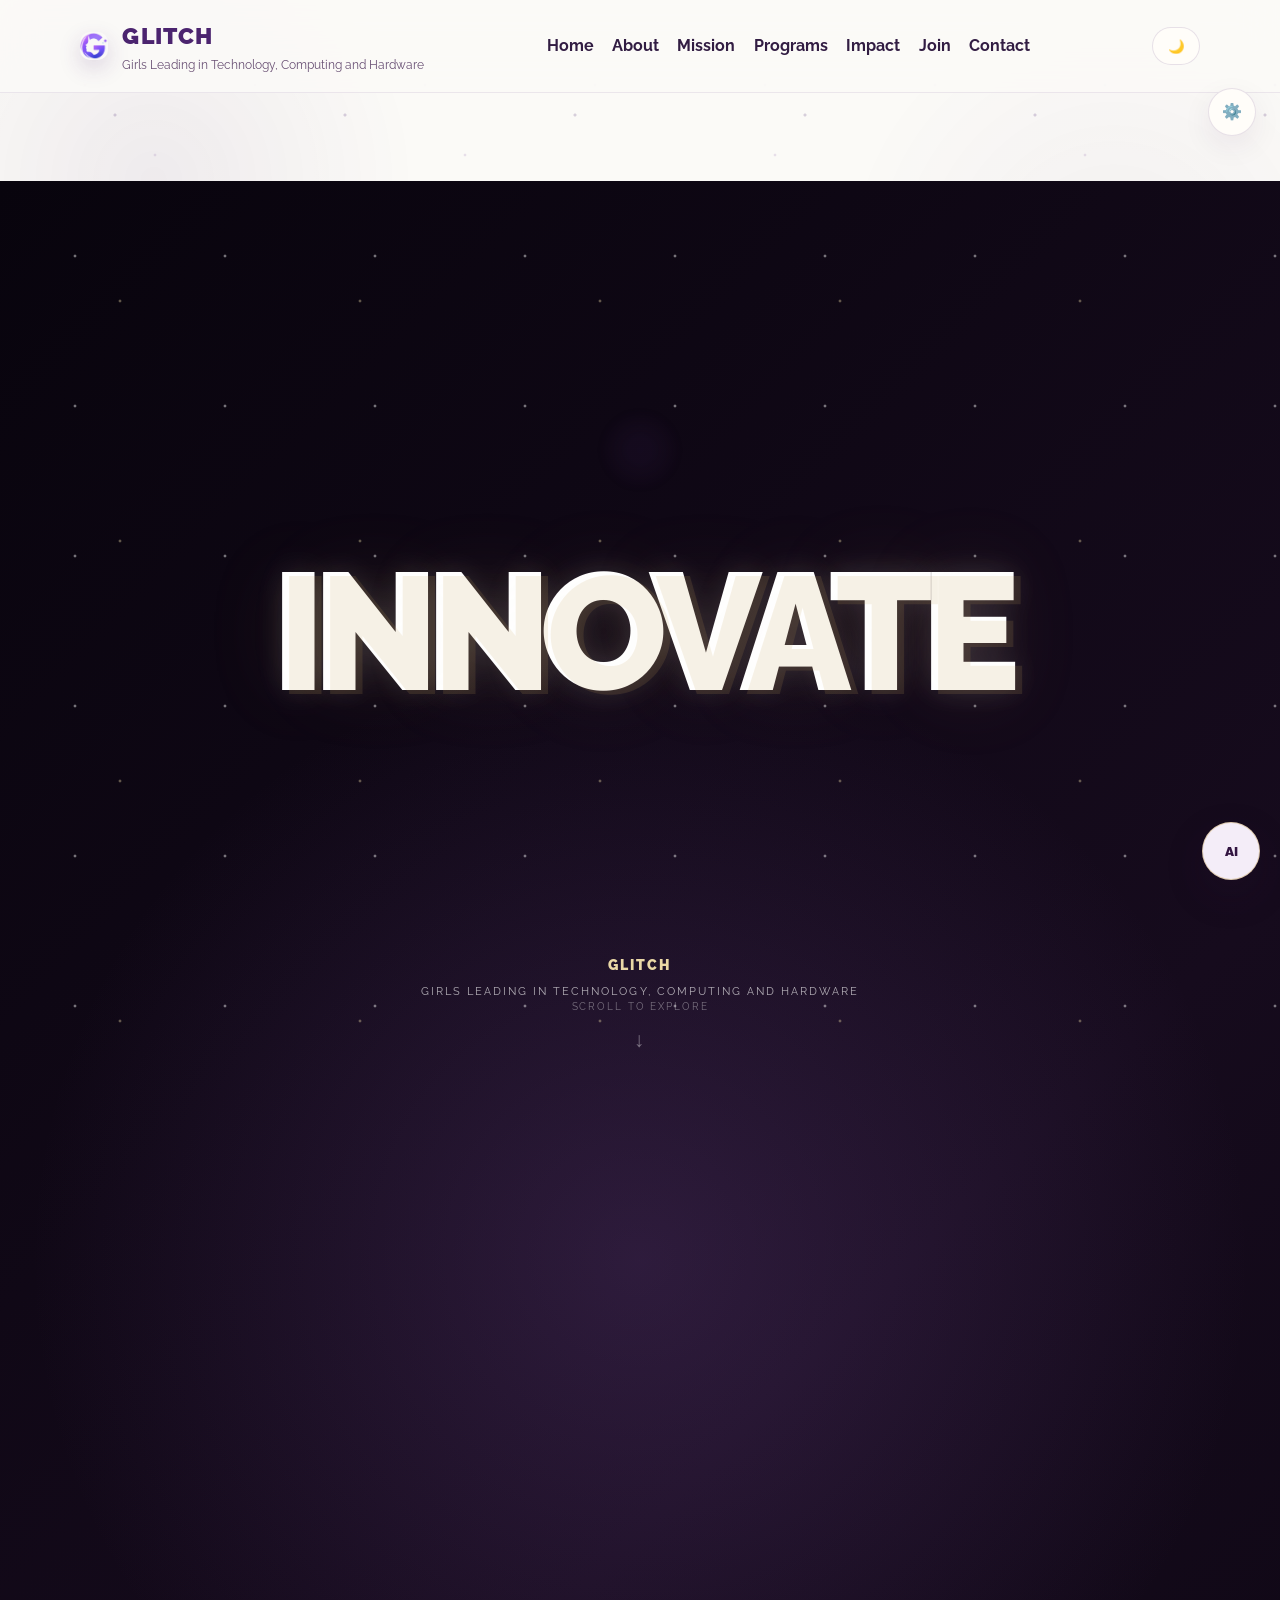
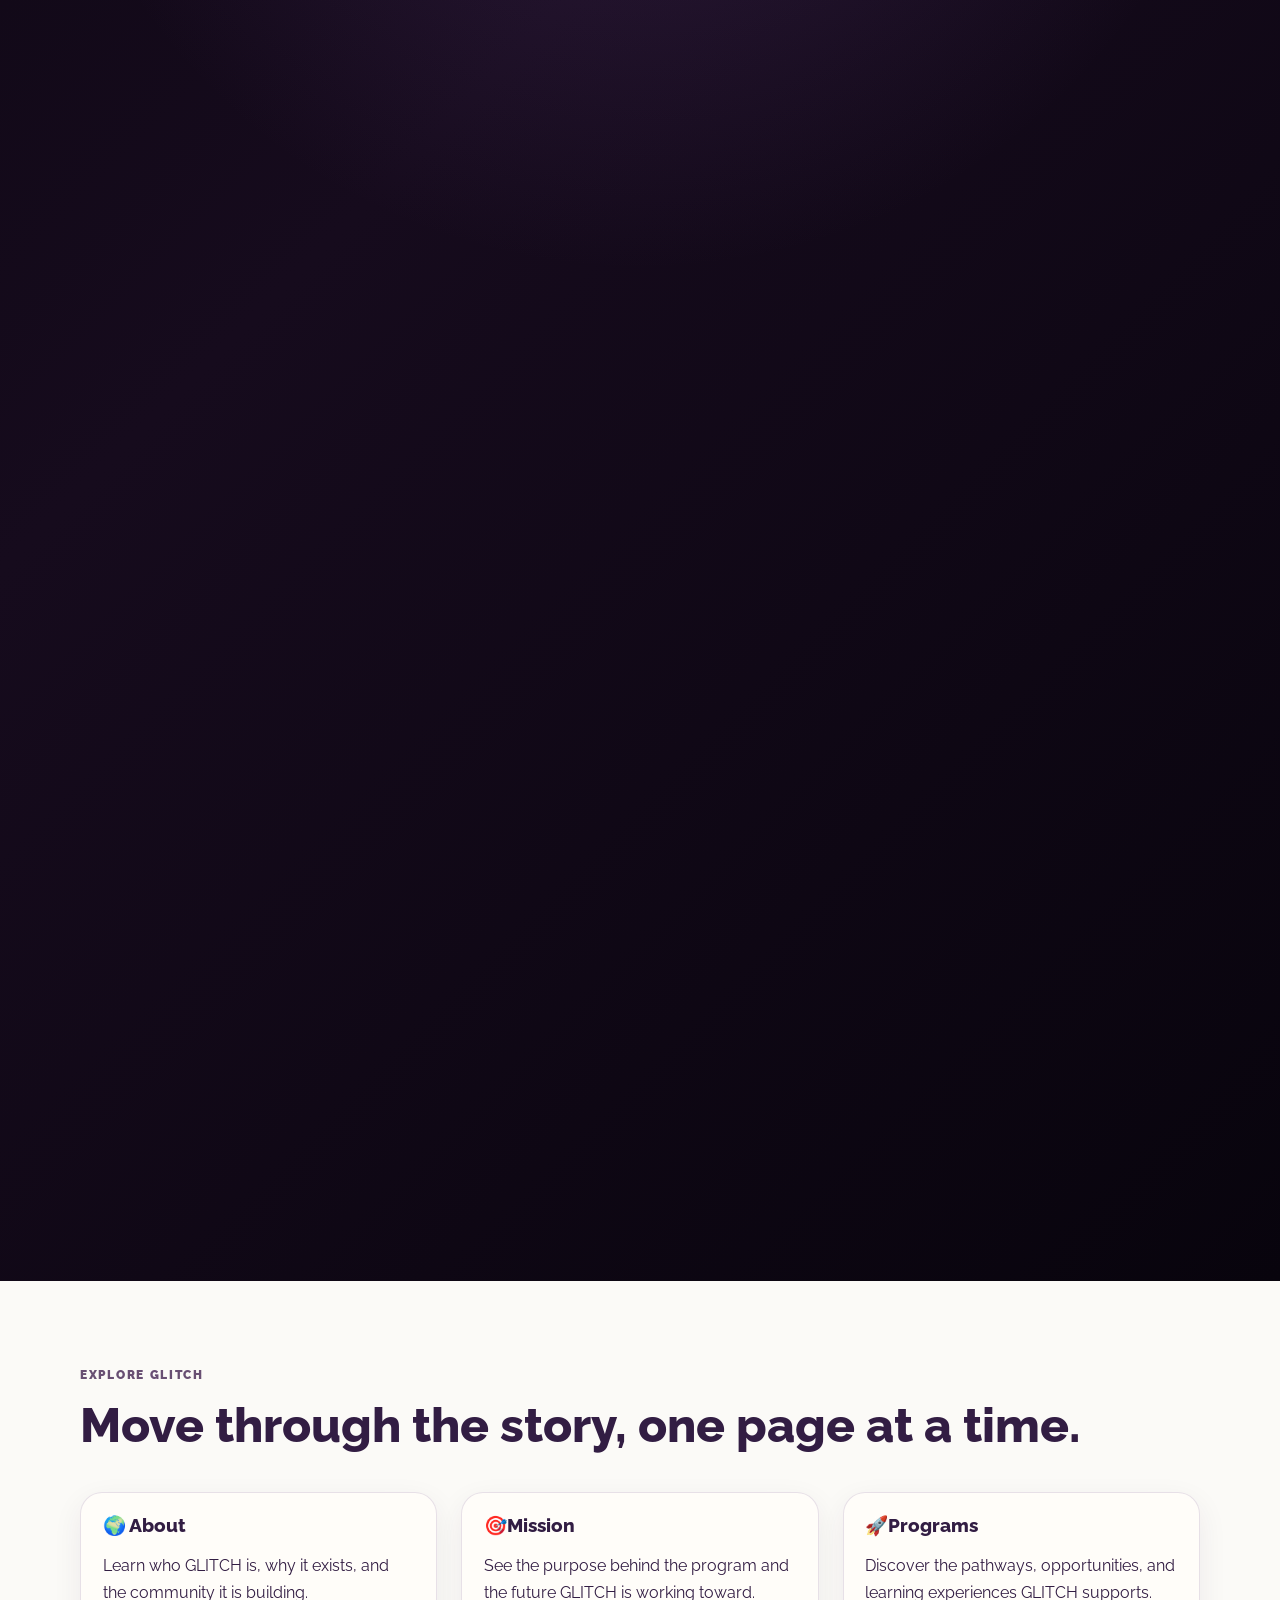
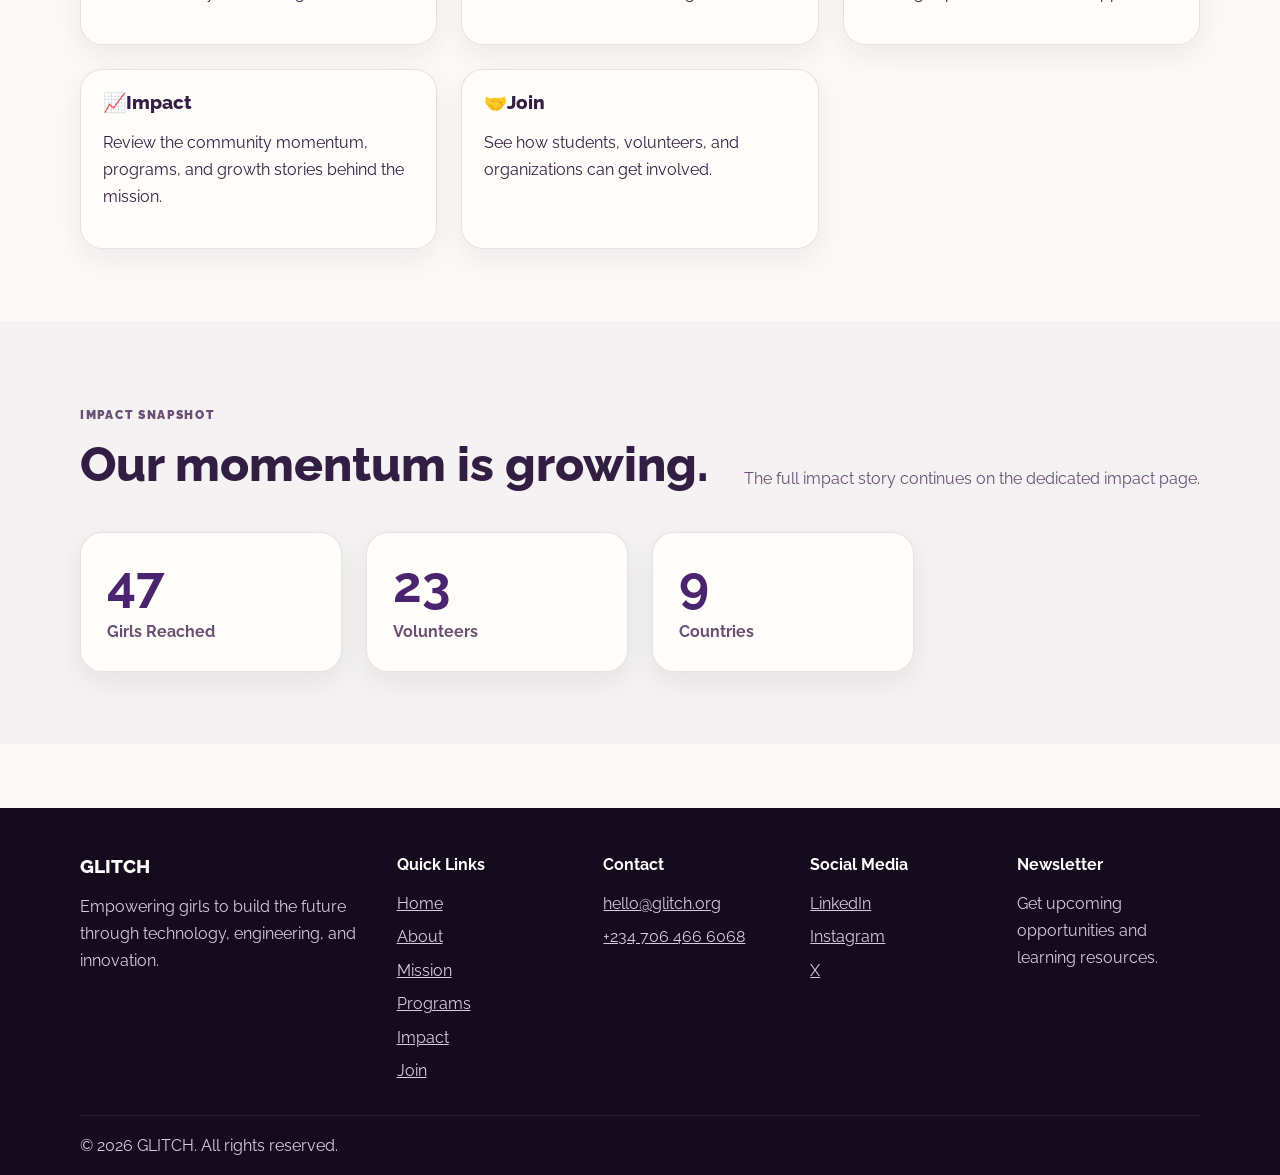
<file: index.html>
<!DOCTYPE html>
<html lang="en">

<head>
  <meta charset="UTF-8" />
  <meta name="viewport" content="width=device-width, initial-scale=1.0" />
  <title>GLITCH | Girls Leading in Technology, Computing and Hardware</title>
  <meta name="description"
    content="GLITCH empowers girls to build the future through technology, engineering, and innovation." />
  <meta name="theme-color" content="#5b4bff" />
  <link rel="preconnect" href="https://fonts.googleapis.com" />
  <link rel="preconnect" href="https://fonts.gstatic.com" crossorigin />
  <link href="https://fonts.googleapis.com/css2?family=Inter:wght@400;500;600;700;800&display=swap" rel="stylesheet" />
  <link rel="icon" type="image/x-icon" href="/logo.png">
  <link rel="stylesheet" href="styles.css" />
  <link rel="stylesheet" href="https://fonts.googleapis.com/css2?family=Crimson+Pro">
</head>

<body>
  <div id="loading-screen" class="loading-screen" aria-hidden="true">
    <div class="loading-orb"></div>
    <p>Loading GLITCH</p>
  </div>

  <div id="scroll-progress" class="scroll-progress"></div>

  <header class="site-header">
    <div class="container header-inner">
      <a class="brand" href="index.html" aria-label="GLITCH home page">
        <img class="brand-logo" src="logo.png" alt="GLITCH logo" />
        <span class="brand-text">
          <span class="brand-mark">GLITCH</span>
          <span class="brand-sub">Girls Leading in Technology, Computing and Hardware</span>
        </span>
      </a>

      <nav class="site-nav" aria-label="Primary navigation">
        <a href="index.html" class="active">Home</a>
        <a href="about.html">About</a>
        <a href="mission.html">Mission</a>
        <a href="programs.html">Programs</a>
        <a href="impact.html">Impact</a>
        <a href="join.html">Join</a>
        <a href="contact.html">Contact</a>
      </nav>

      <button id="theme-toggle" class="theme-toggle" aria-label="Toggle dark mode">🌙</button>
    </div>
  </header>

  <a href="settings.html" class="settings-launch" aria-label="Open settings">⚙️</a>

  <main>
    <section id="hero" class="hero reveal">
      <section id="hero" class="glitch-intro">

        <div class="glitch-intro-sticky">

          <div class="glitch-word active" data-word="INNOVATE">
            INNOVATE
          </div>

          <div class="glitch-word" data-word="LEAD">
            LEAD
          </div>

          <div class="glitch-word" data-word="INSPIRE">
            INSPIRE
          </div>

          <div class="glitch-intro-caption">
            <span>GLITCH</span>
            <span>Girls Leading in Technology, Computing and Hardware</span>
          </div>

          <div class="glitch-scroll-hint">
            SCROLL TO EXPLORE
            <span>↓</span>
          </div>

        </div>

      </section>
      

      <section class="section reveal">
        <div class="container">
          <div class="section-head">
            <div>
              <p class="section-label">Explore GLITCH</p>
              <h2>Move through the story, one page at a time.</h2>
            </div>
          </div>

          <div class="pathway-grid">
            <article class="pathway-card">
              <div class="pathway-top">
                
                <h3>🌍 About</h3>
              </div>
              <p>Learn who GLITCH is, why it exists, and the community it is building.</p>
              <div class="pathway-expand">
              </div>
            </article>

            <article class="pathway-card">
              <div class="pathway-top">
                <h3>🎯Mission</h3>
              </div>
              <p>See the purpose behind the program and the future GLITCH is working toward.</p>
              <div class="pathway-expand">
              </div>
            </article>

            <article class="pathway-card">
              <div class="pathway-top">
                <h3>🚀Programs</h3>
              </div>
              <p>Discover the pathways, opportunities, and learning experiences GLITCH supports.</p>
              <div class="pathway-expand">
                <div class="expand-item"><strong> </strong><span><a href="programs.html">
                       </a></span></div>
              </div>
            </article>

            <article class="pathway-card">
              <div class="pathway-top">
                <h3>📈Impact</h3>
              </div>
              <p>Review the community momentum, programs, and growth stories behind the mission.</p>
              <div class="pathway-expand">
                <div class="expand-item"><strong> </strong><span><a href="impact.html"> </a></span>
                </div>
              </div>
            </article>

            <article class="pathway-card">
              <div class="pathway-top">
                <h3>🤝Join</h3>
              </div>
              <p>See how students, volunteers, and organizations can get involved.</p>
              <div class="pathway-expand">
                <div class="expand-item"><strong> </strong><span><a href="join.html"> </a></span></div>
              </div>
            </article>
          </div>
        </div>
      </section>

      <section id="impact" class="section alt-section reveal">
        <div class="container">
          <div class="section-head">
            <div>
              <p class="section-label">Impact Snapshot</p>
              <h2>Our momentum is growing.</h2>
            </div>
            <p class="muted-copy">The full impact story continues on the dedicated impact page.</p>
          </div>

          <div class="impact-grid">
            <article class="impact-item">
              <strong class="count" data-target="100">0</strong>
              <span>Girls Reached</span>
            </article>
            <article class="impact-item">
              <strong class="count" data-target="50">0</strong>
              <span>Volunteers</span>
            </article>
            <article class="impact-item">
              <strong class="count" data-target="20">0</strong>
              <span>Countries</span>
            </article>
          </div>
        </div>
      </section>
  </main>

  <div class="assistant-widget" aria-live="polite">
    <div id="assistant-modal" class="assistant-modal" role="dialog" aria-modal="true" aria-label="AI assistant">
      <div class="assistant-header">
        <div>
          <strong>GLITCH AI Assistant</strong>
          <p>Ask for help, guidance, or quick answers.</p>
        </div>
        <button id="assistant-close" class="assistant-close" aria-label="Close AI assistant">×</button>
      </div>
      <div id="assistant-messages" class="assistant-messages">
        <div class="chat-bubble bot">Hi! I can help with GLITCH programs, joining, or site guidance. Try: “How do I
          join?”</div>
      </div>
      <form id="assistant-form" class="assistant-form">
        <input id="assistant-input" class="assistant-input" type="text" placeholder="Ask a question..."
          aria-label="Ask the assistant" />
        <button type="submit" class="assistant-send">Send</button>
      </form>
    </div>
    <button id="assistant-launch" class="assistant-launch" aria-label="Open AI assistant">AI</button>
  </div>

  <footer class="site-footer">
    <div class="container footer-grid">
      <div>
        <h3>GLITCH</h3>
        <p>Empowering girls to build the future through technology, engineering, and innovation.</p>
      </div>
      <div>
        <h4>Quick Links</h4>
        <a href="index.html">Home</a>
        <a href="about.html">About</a>
        <a href="mission.html">Mission</a>
        <a href="programs.html">Programs</a>
        <a href="impact.html">Impact</a>
        <a href="join.html">Join</a>
      </div>
      <div>
        <h4>Contact</h4>
        <a href="mailto:hello@glitch.org">hello@glitch.org</a>
        <a href="tel:+2347064666068">+234 706 466 6068</a>
      </div>
      <div>
        <h4>Social Media</h4>
        <a href="#">LinkedIn</a>
        <a href="#">Instagram</a>
        <a href="#">X</a>
      </div>
      <div>
        <h4>Newsletter</h4>
        <p>Get upcoming opportunities and learning resources.</p>
      </div>
    </div>
    <div class="container footer-bottom">
      <span>© 2026 GLITCH. All rights reserved.</span>
    </div>
  </footer>

  <button id="back-to-top" class="back-to-top" aria-label="Back to top">↑</button>
  <script src="script.js"></script>
</body>

</html>
</file>
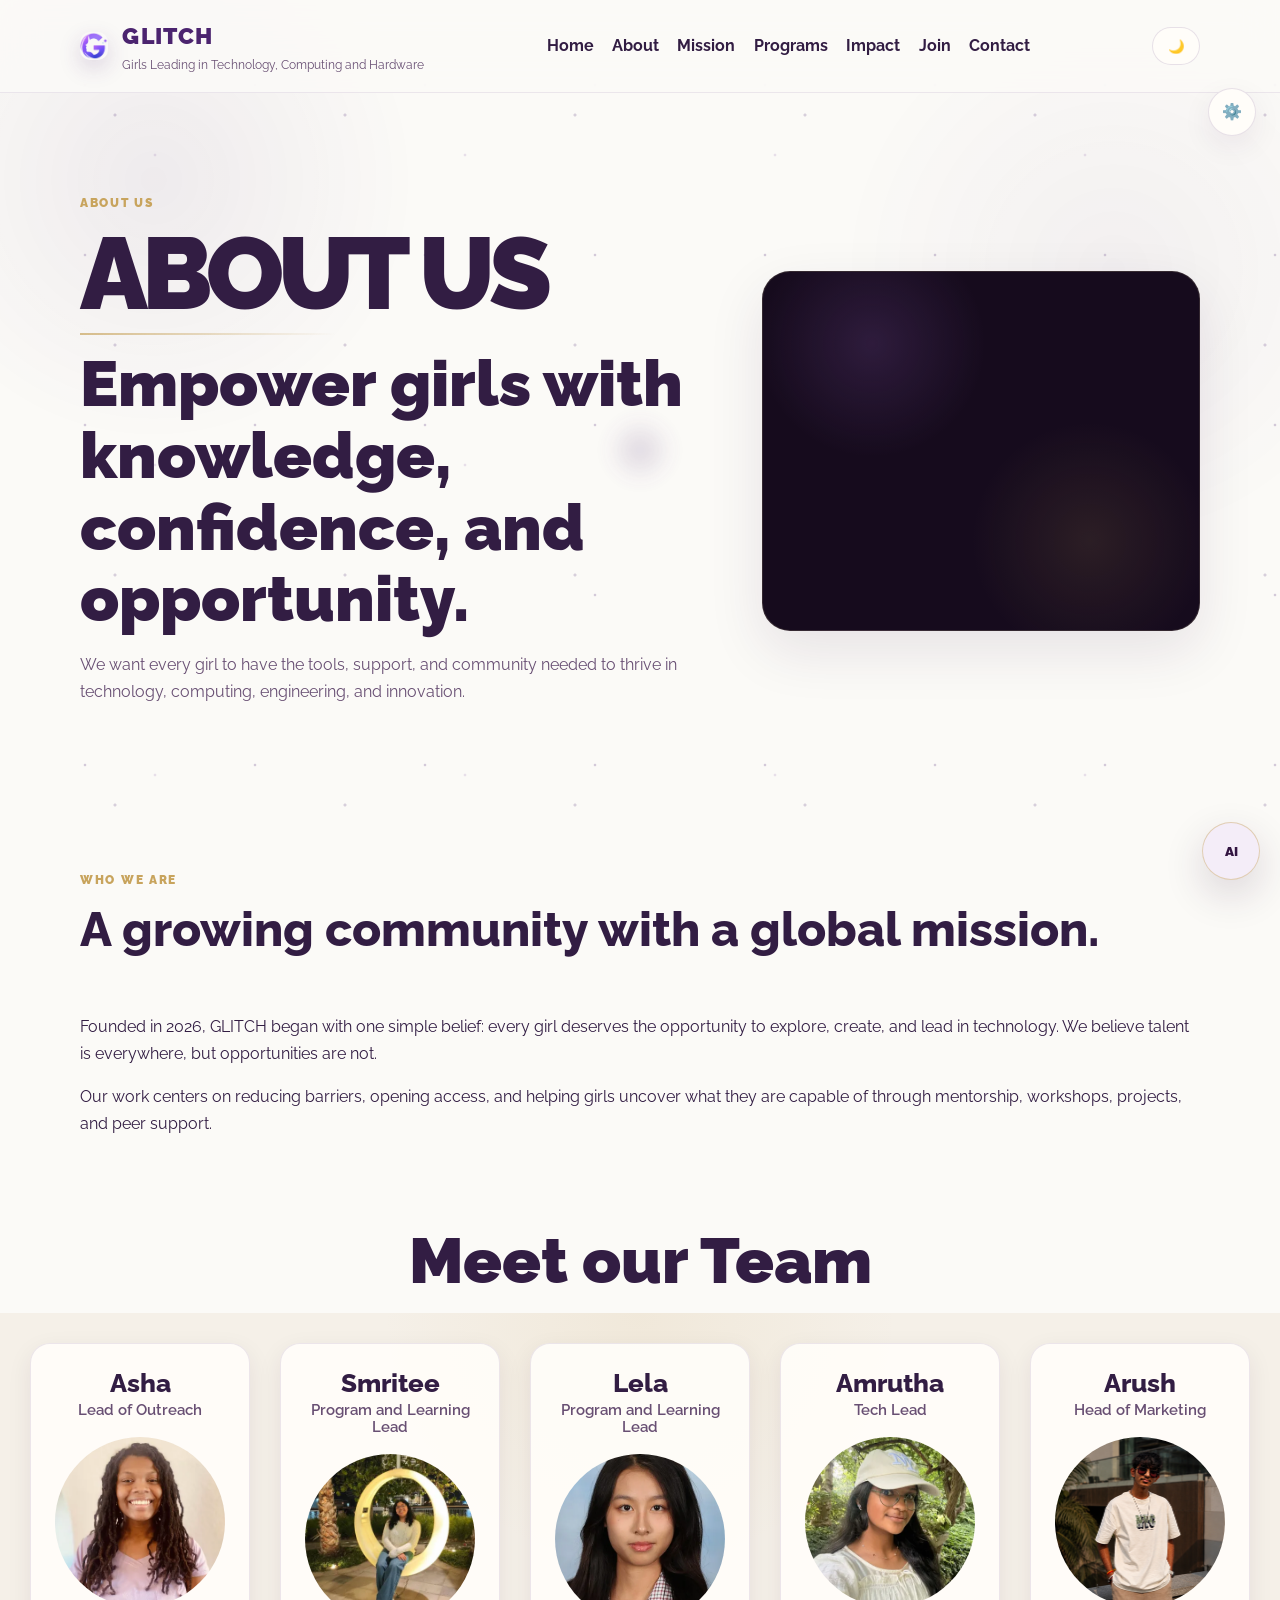
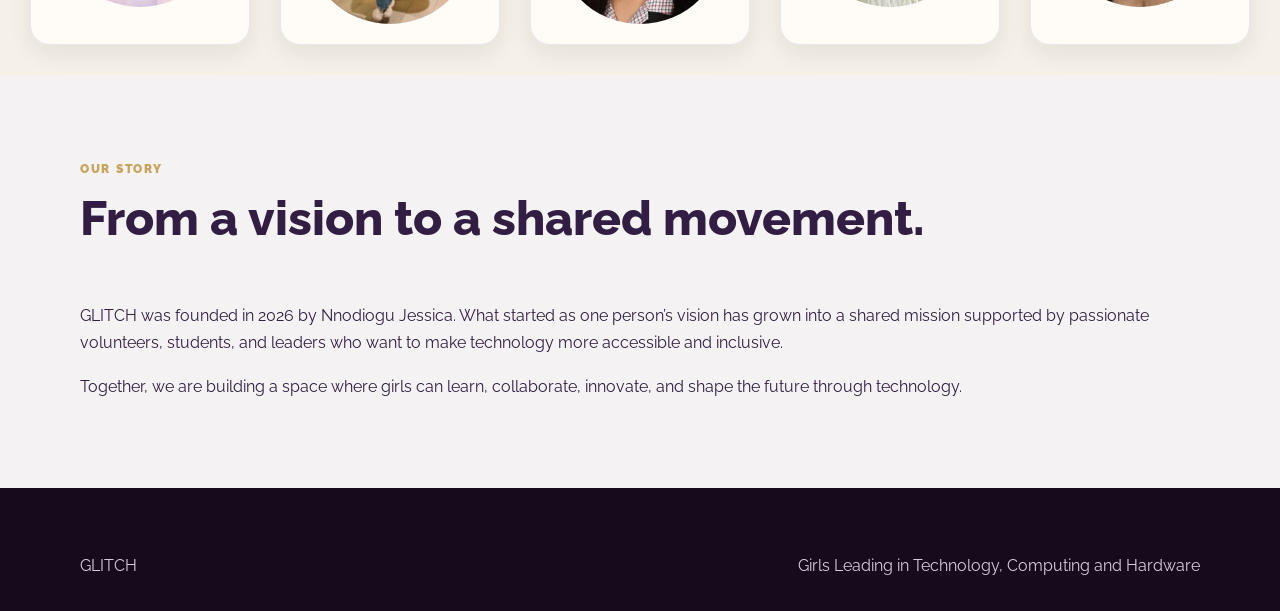
<file: about.html>
<!DOCTYPE html>
<html lang="en">

<head>
  <meta charset="UTF-8" />
  <meta name="viewport" content="width=device-width, initial-scale=1.0" />
  <title>About GLITCH</title>
  <link rel="preconnect" href="https://fonts.googleapis.com" />
  <link rel="preconnect" href="https://fonts.gstatic.com" crossorigin />
  <link href="https://fonts.googleapis.com/css2?family=Inter:wght@400;500;600;700;800&display=swap" rel="stylesheet" />
  <link rel="icon"
    href="data:image/svg+xml,%3Csvg xmlns='http://www.w3.org/2000/svg' viewBox='0 0 120 120'%3E%3Ccircle cx='60' cy='60' r='52' fill='%235b4bff'/%3E%3C/svg%3E" />
  <link rel="stylesheet" href="styles.css" />
</head>

<body>
  <div class="page-shell">
    <header class="site-header">
      <div class="container header-inner">
        <a class="brand" href="index.html">
          <img class="brand-logo" src="logo.png" alt="GLITCH logo" />
          <span class="brand-text">
            <span class="brand-mark">GLITCH</span>
            <span class="brand-sub">Girls Leading in Technology, Computing and Hardware</span>
          </span>
        </a>
        <nav class="site-nav">
          <a href="index.html">Home</a>
          <a href="about.html" class="active">About</a>
          <a href="mission.html">Mission</a>
          <a href="programs.html">Programs</a>
          <a href="impact.html">Impact</a>
          <a href="join.html">Join</a>
          <a href="contact.html">Contact</a>
        </nav>
        <button id="theme-toggle" class="theme-toggle" aria-label="Toggle dark mode">🌙</button>
      </div>
    </header>

    <a href="settings.html" class="settings-launch" aria-label="Open settings">⚙️</a>

    <main>
      <section class="page-hero code-hero reveal">
        <div class="container page-hero-grid">
          <div>
            <p class="eyebrow">About Us</p>

            <div class="code-title" data-final="ABOUT US" aria-label="About Us">
              <span class="code-title-text"></span>
            </div>

            <h1 class="hero-heading">
              Empower girls with knowledge, confidence, and opportunity.
            </h1>

            <p class="hero-copy">
              We want every girl to have the tools, support, and community needed
              to thrive in technology, computing, engineering, and innovation.
            </p>
          </div>

          <div class="floating-orb"></div>
        </div>
      </section>

      <section class="section reveal">
        <div class="container two-column">
          <div>
            <p class="section-label">Who We Are</p>
            <h2>A growing community with a global mission.</h2>
          </div>
          <div>
            <p>Founded in 2026, GLITCH began with one simple belief: every girl deserves the opportunity to explore,
              create, and lead in technology. We believe talent is everywhere, but opportunities are not.</p>
            <p>Our work centers on reducing barriers, opening access, and helping girls uncover what they are capable of
              through mentorship, workshops, projects, and peer support.</p>
          </div>
        </div>
      </section>
      <h1 class="center-heading">Meet our Team</h1>
      <section class="leads">
        <div class="leader">
          <h2>Asha</h2>
          <h3>Lead of Outreach</h3>
          <img src="asha.webp" alt="Asha">
        </div>
        <div class="leader">
          <h2>Smritee</h2>
          <h3>Program and Learning Lead</h3>
          <img src="smritee.webp" alt="Smritee">
        </div>
        <div class="leader">
          <h2>Lela</h2>
          <h3>Program and Learning Lead</h3>
          <img src="lela.webp" alt="Lela">
        </div>
        <div class="leader">
          <h2>Amrutha</h2>
          <h3>Tech Lead</h3>
          <img src="amrutha.webp" alt="Amrutha">
        </div>
        <div class="leader">
          <h2>Arush</h2>
          <h3>Head of Marketing</h3>
          <img src="arush.webp" alt="Arush">
        </div>
      </section>

      <section class="section alt-section reveal">
        <div class="container two-column">
          <div>
            <p class="section-label">Our Story</p>
            <h2>From a vision to a shared movement.</h2>
          </div>
          <div>
            <p>GLITCH was founded in 2026 by Nnodiogu Jessica. What started as one person’s vision has grown into a
              shared mission supported by passionate volunteers, students, and leaders who want to make technology more
              accessible and inclusive.</p>
            <p>Together, we are building a space where girls can learn, collaborate, innovate, and shape the future
              through technology.</p>
          </div>
        </div>
      </section>
    </main>

    <div class="assistant-widget" aria-live="polite">
      <div id="assistant-modal" class="assistant-modal" role="dialog" aria-modal="true" aria-label="AI assistant">
        <div class="assistant-header">
          <div>
            <strong>GLITCH AI Assistant</strong>
            <p>Ask for help, guidance, or quick answers.</p>
          </div>
          <button id="assistant-close" class="assistant-close" aria-label="Close AI assistant">×</button>
        </div>
        <div id="assistant-messages" class="assistant-messages">
          <div class="chat-bubble bot">Hi! I can help with GLITCH programs, joining, or site guidance. Try: “How do I
            join?”</div>
        </div>
        <form id="assistant-form" class="assistant-form">
          <input id="assistant-input" class="assistant-input" type="text" placeholder="Ask a question..."
            aria-label="Ask the assistant" />
          <button type="submit" class="assistant-send">Send</button>
        </form>
      </div>
      <button id="assistant-launch" class="assistant-launch" aria-label="Open AI assistant">AI</button>
    </div>

    <footer class="site-footer">
      <div class="container footer-inner">
        <span>GLITCH</span>
        <span>Girls Leading in Technology, Computing and Hardware</span>
      </div>
    </footer>
  </div>
  <script src="script.js"></script>
</body>

</html>
</file>
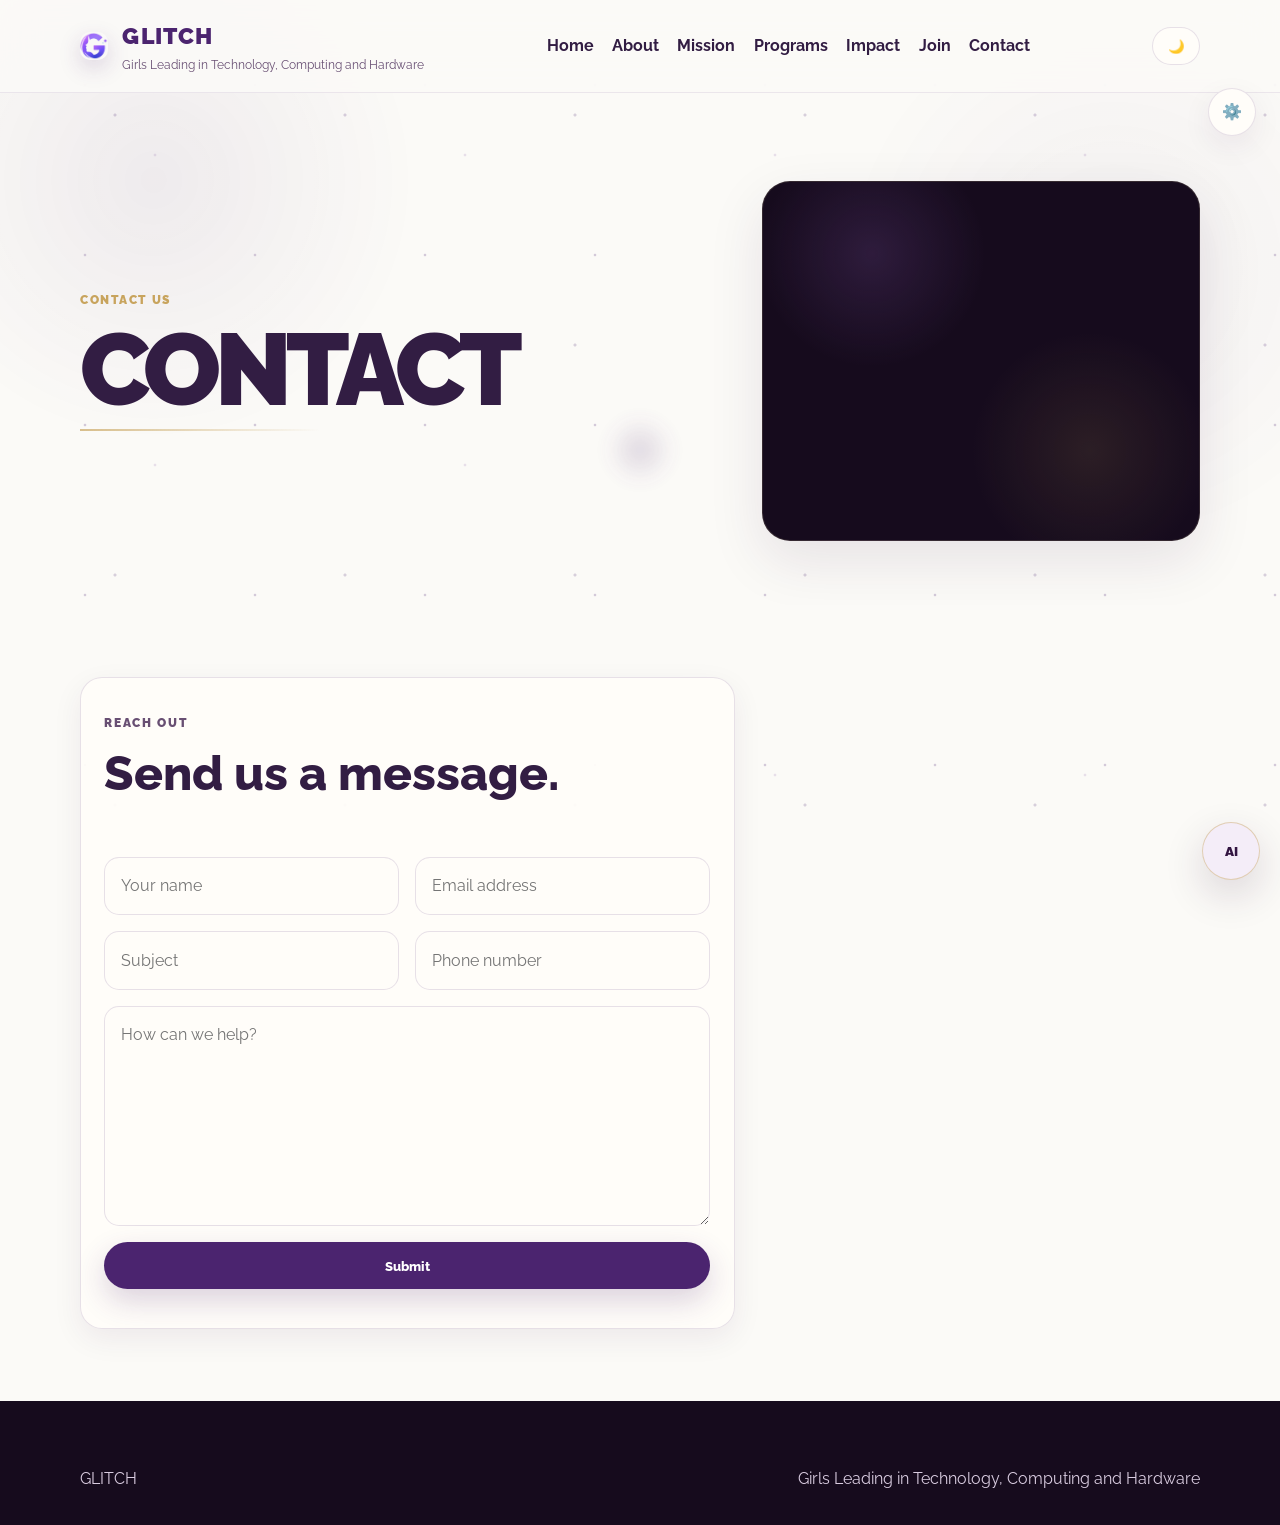
<file: contact.html>
<!DOCTYPE html>
<html lang="en">

<head>
  <meta charset="UTF-8" />
  <meta name="viewport" content="width=device-width, initial-scale=1.0" />
  <title>Contact GLITCH</title>
  <meta name="description" content="Contact GLITCH with questions, partnerships, or support." />
  <link rel="preconnect" href="https://fonts.googleapis.com" />
  <link rel="preconnect" href="https://fonts.gstatic.com" crossorigin />
  <link href="https://fonts.googleapis.com/css2?family=Inter:wght@400;500;600;700;800&display=swap" rel="stylesheet" />
  <link rel="icon" type="image/png" href="logo.png" />
  <link rel="stylesheet" href="styles.css" />
</head>

<body>
  <div class="page-shell">
    <header class="site-header">
      <div class="container header-inner">
        <a class="brand" href="index.html" aria-label="GLITCH home page">
          <img class="brand-logo" src="logo.png" alt="GLITCH logo" />
          <span class="brand-text">
            <span class="brand-mark">GLITCH</span>
            <span class="brand-sub">Girls Leading in Technology, Computing and Hardware</span>
          </span>
        </a>

        <nav class="site-nav" aria-label="Primary navigation">
          <a href="index.html">Home</a>
          <a href="about.html">About</a>
          <a href="mission.html">Mission</a>
          <a href="programs.html">Programs</a>
          <a href="impact.html">Impact</a>
          <a href="join.html">Join</a>
          <a href="contact.html" class="active">Contact</a>
        </nav>

        <button id="theme-toggle" class="theme-toggle" aria-label="Toggle dark mode">🌙</button>
      </div>
    </header>

    <a href="settings.html" class="settings-launch" aria-label="Open settings">⚙️</a>

    <main>
      <section class="page-hero code-hero reveal">
        <div class="container page-hero-grid">
          <div>
            <p class="eyebrow">Contact Us</p>

            <div class="code-title" data-final="CONTACT" aria-label="Contact">
              <span class="code-title-text"></span>
            </div>

            
          </div>

          <div class="floating-orb"></div>
        </div>
      </section>

      <section class="section reveal">
        <div class="container join-layout">
          <form id="contact-form" class="join-form card">
            <div class="section-head">
              <div>
                <p class="section-label">Reach Out</p>
                <h2>Send us a message.</h2>
              </div>
            </div>

            <div class="form-row">
              <label>
                <span class="sr-only">Name</span>
                <input id="contact-name" type="text" placeholder="Your name" required />
              </label>
              <label>
                <span class="sr-only">Email</span>
                <input id="contact-email" type="email" placeholder="Email address" required />
              </label>
            </div>

            <div class="form-row">
              <label>
                <span class="sr-only">Subject</span>
                <input id="contact-subject" type="text" placeholder="Subject" required />
              </label>
              <label>
                <span class="sr-only">Phone</span>
                <input id="contact-phone" type="tel" placeholder="Phone number" />
              </label>
            </div>

            <label>
              <span class="sr-only">Message</span>
              <textarea id="contact-message" placeholder="How can we help?" required></textarea>
            </label>

            <button type="submit" class="btn btn-primary">Submit</button>
            <p id="contact-form-message" class="form-message" aria-live="polite"></p>
            <div id="contact-success" class="join-success" aria-live="polite"></div>
          </form>
        </div>
      </section>
    </main>

    <div class="assistant-widget" aria-live="polite">
      <div id="assistant-modal" class="assistant-modal" role="dialog" aria-modal="true" aria-label="AI assistant">
        <div class="assistant-header">
          <div>
            <strong>GLITCH AI Assistant</strong>
            <p>Ask for help, guidance, or quick answers.</p>
          </div>
          <button id="assistant-close" class="assistant-close" aria-label="Close AI assistant">×</button>
        </div>
        <div id="assistant-messages" class="assistant-messages">
          <div class="chat-bubble bot">Hi! I can help with GLITCH programs, joining, or site guidance. Try: “How do I
            join?”</div>
        </div>
        <form id="assistant-form" class="assistant-form">
          <input id="assistant-input" class="assistant-input" type="text" placeholder="Ask a question..."
            aria-label="Ask the assistant" />
          <button type="submit" class="assistant-send">Send</button>
        </form>
      </div>
      <button id="assistant-launch" class="assistant-launch" aria-label="Open AI assistant">AI</button>
    </div>

    <footer class="site-footer">
      <div class="container footer-inner">
        <span>GLITCH</span>
        <span>Girls Leading in Technology, Computing and Hardware</span>
      </div>
    </footer>
  </div>
  <script src="script.js"></script>
</body>

</html>
</file>
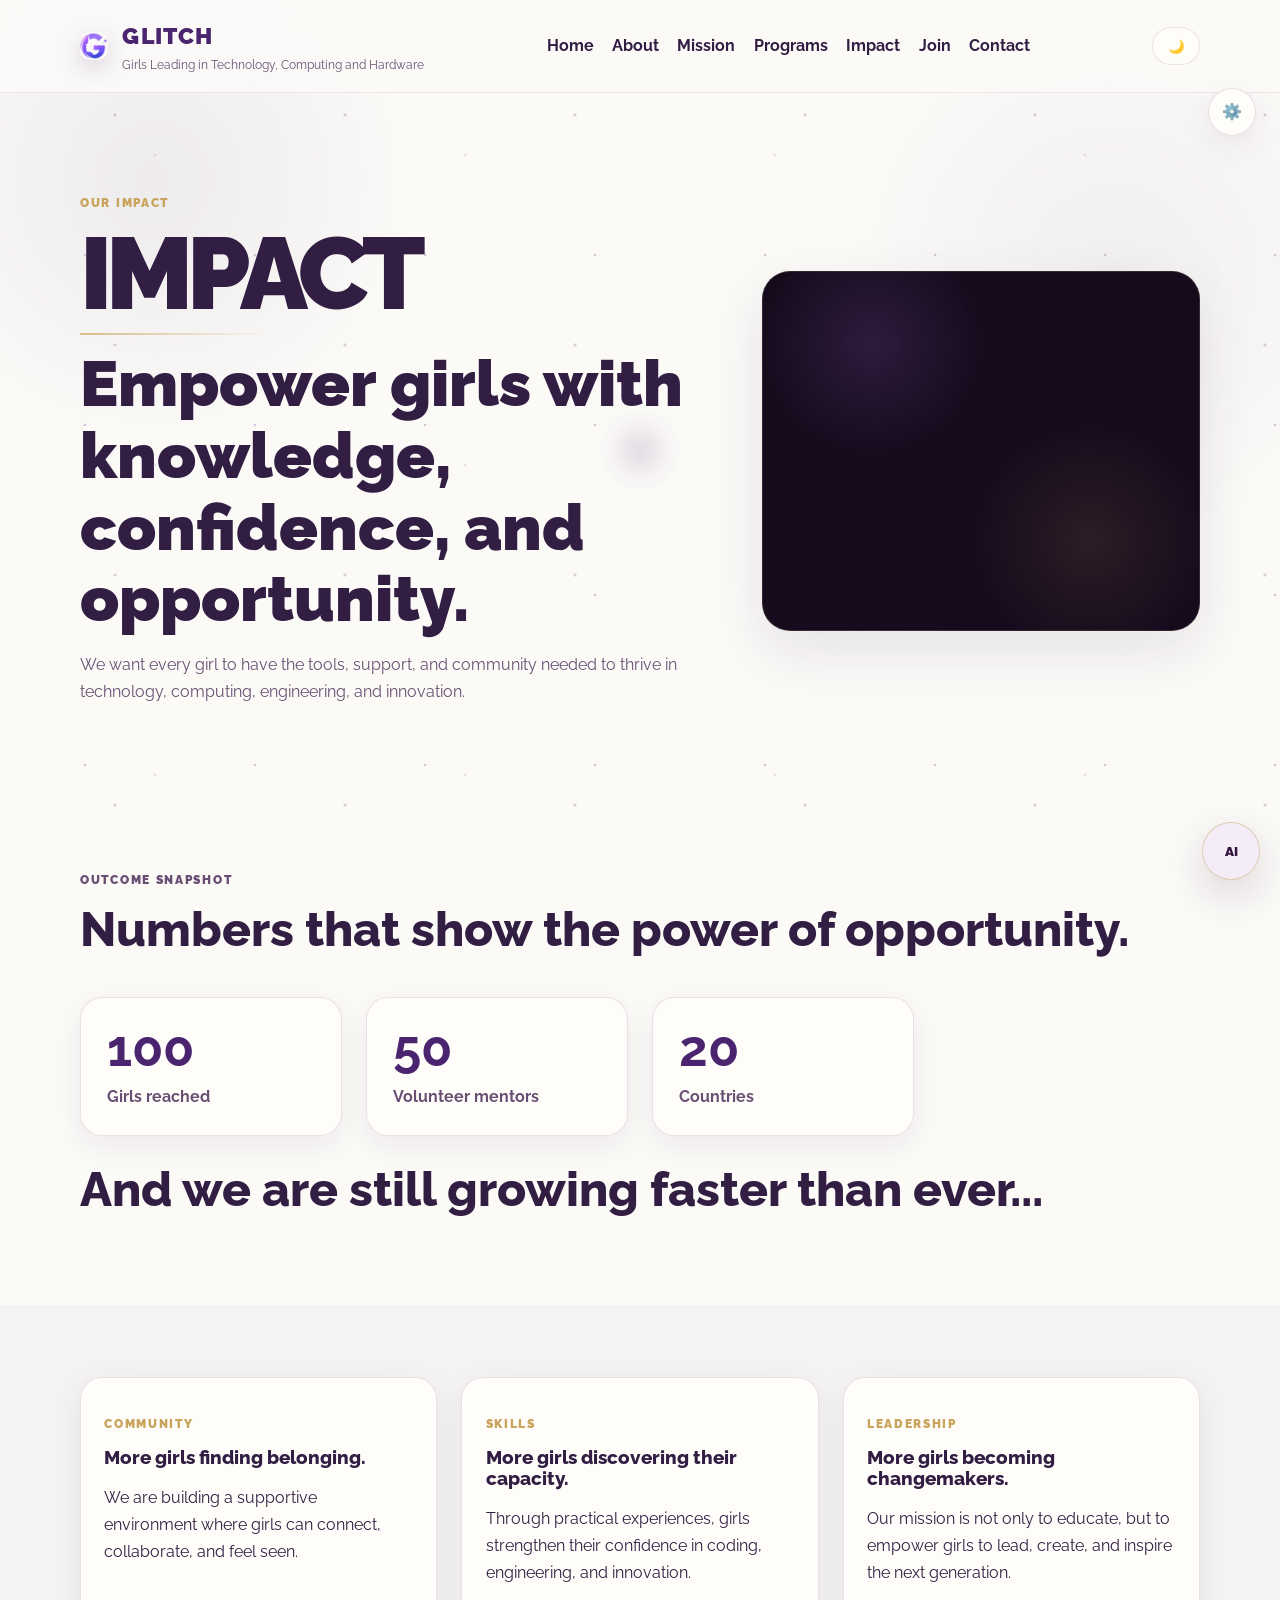
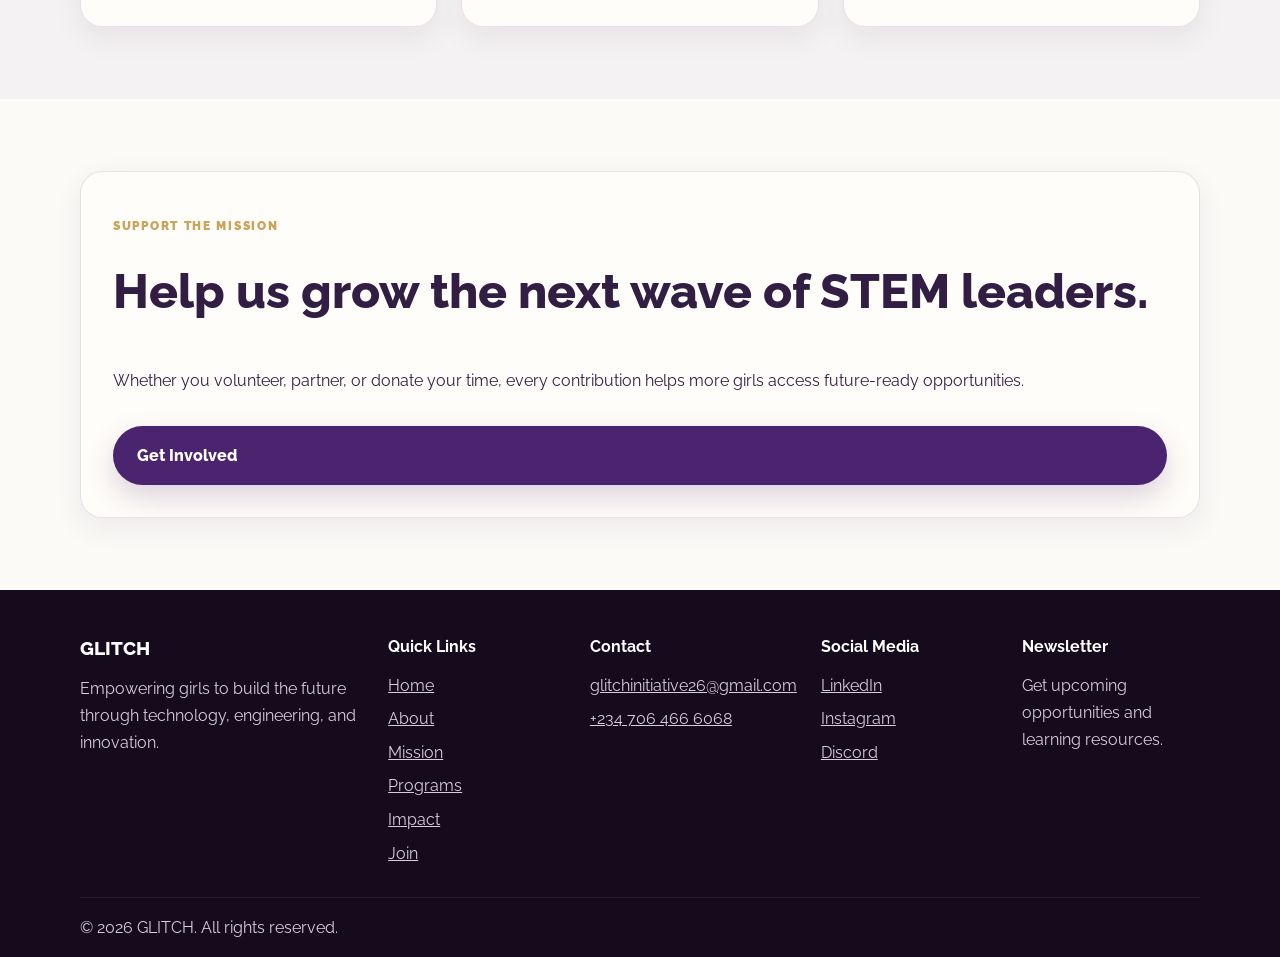
<file: impact.html>
<!DOCTYPE html>
<html lang="en">
  <head>
    <meta charset="UTF-8" />
    <meta name="viewport" content="width=device-width, initial-scale=1.0" />
    <title>GLITCH Impact</title>
    <link rel="preconnect" href="https://fonts.googleapis.com" />
    <link rel="preconnect" href="https://fonts.gstatic.com" crossorigin />
    <link href="https://fonts.googleapis.com/css2?family=Inter:wght@400;500;600;700;800&display=swap" rel="stylesheet" />
    <link rel="icon" href="data:image/svg+xml,%3Csvg xmlns='http://www.w3.org/2000/svg' viewBox='0 0 120 120'%3E%3Ccircle cx='60' cy='60' r='52' fill='%235b4bff'/%3E%3C/svg%3E" />
    <link rel="stylesheet" href="styles.css" />
  </head>
  <body>
    <div class="page-shell">
      <header class="site-header">
        <div class="container header-inner">
          <a class="brand" href="index.html">
            <img class="brand-logo" src="logo.png" alt="GLITCH logo" />
            <span class="brand-text">
              <span class="brand-mark">GLITCH</span>
              <span class="brand-sub">Girls Leading in Technology, Computing and Hardware</span>
            </span>
          </a>
          <nav class="site-nav">
            <a href="index.html">Home</a>
            <a href="about.html">About</a>
            <a href="mission.html">Mission</a>
            <a href="programs.html">Programs</a>
            <a href="impact.html" class="active">Impact</a>
            <a href="join.html">Join</a>
            <a href="contact.html">Contact</a>
          </nav>
          <button id="theme-toggle" class="theme-toggle" aria-label="Toggle dark mode">🌙</button>
        </div>
      </header>

      <a href="settings.html" class="settings-launch" aria-label="Open settings">⚙️</a>

      <main>
        <section class="page-hero code-hero reveal">
        <div class="container page-hero-grid">
          <div>
            <p class="eyebrow">Our Impact</p>

            <div class="code-title" data-final="IMPACT" aria-label="Impact">
              <span class="code-title-text"></span>
            </div>

            <h1 class="hero-heading">
              Empower girls with knowledge, confidence, and opportunity.
            </h1>

            <p class="hero-copy">
              We want every girl to have the tools, support, and community needed
              to thrive in technology, computing, engineering, and innovation.
            </p>
          </div>

          <div class="floating-orb"></div>
        </div>
      </section>


        <section class="section reveal">
          <div class="container">
            <div class="section-head">
              <div>
                <p class="section-label">Outcome Snapshot</p>
                <h2>Numbers that show the power of opportunity.</h2>
              </div>
            </div>

            <div class="impact-grid">
              <article class="impact-item"><strong>100</strong><span>Girls reached</span></article>
              <article class="impact-item"><strong>50</strong><span>Volunteer mentors</span></article>
              <article class="impact-item"><strong>20</strong><span>Countries</span></article>
            </div>
            <br>
            <h2> And we are still growing faster than ever...
          </div>
        </section>

        <section class="section alt-section reveal">
          <div class="container grid-3">
            <article class="card">
              <p class="section-label">Community</p>
              <h3>More girls finding belonging.</h3>
              <p>We are building a supportive environment where girls can connect, collaborate, and feel seen.</p>
            </article>
            <article class="card">
              <p class="section-label">Skills</p>
              <h3>More girls discovering their capacity.</h3>
              <p>Through practical experiences, girls strengthen their confidence in coding, engineering, and innovation.</p>
            </article>
            <article class="card">
              <p class="section-label">Leadership</p>
              <h3>More girls becoming changemakers.</h3>
              <p>Our mission is not only to educate, but to empower girls to lead, create, and inspire the next generation.</p>
            </article>
          </div>
        </section>

        <section class="section reveal">
          <div class="container join-box">
            <p class="section-label">Support the Mission</p>
            <h2>Help us grow the next wave of STEM leaders.</h2>
            <p>Whether you volunteer, partner, or donate your time, every contribution helps more girls access future-ready opportunities.</p>
            <a class="btn btn-primary" href="join.html">Get Involved</a>
          </div>
        </section>
      </main>

      <div class="assistant-widget" aria-live="polite">
        <div id="assistant-modal" class="assistant-modal" role="dialog" aria-modal="true" aria-label="AI assistant">
          <div class="assistant-header">
            <div>
              <strong>GLITCH AI Assistant</strong>
              <p>Ask for help, guidance, or quick answers.</p>
            </div>
            <button id="assistant-close" class="assistant-close" aria-label="Close AI assistant">×</button>
          </div>
          <div id="assistant-messages" class="assistant-messages">
            <div class="chat-bubble bot">Hi! I can help with GLITCH programs, joining, or site guidance. Try: “How do I join?”</div>
          </div>
          <form id="assistant-form" class="assistant-form">
            <input id="assistant-input" class="assistant-input" type="text" placeholder="Ask a question..." aria-label="Ask the assistant" />
            <button type="submit" class="assistant-send">Send</button>
          </form>
        </div>
        <button id="assistant-launch" class="assistant-launch" aria-label="Open AI assistant">AI</button>
      </div>

      <footer class="site-footer">
      <div class="container footer-grid">
        <div>
          <h3>GLITCH</h3>
          <p>Empowering girls to build the future through technology, engineering, and innovation.</p>
        </div>
        <div>
          <h4>Quick Links</h4>
          <a href="index.html">Home</a>
          <a href="about.html">About</a>
          <a href="mission.html">Mission</a>
          <a href="programs.html">Programs</a>
          <a href="impact.html">Impact</a>
          <a href="join.html">Join</a>
        </div>
        <div>
          <h4>Contact</h4>
          <a href="mailto:glitchinitiative26@gmail.com">glitchinitiative26@gmail.com</a>
          <a href="tel:+2347064666068">+234 706 466 6068</a>
        </div>
        <div>
          <h4>Social Media</h4>
          <a href="https://www.linkedin.com/company/glitch-initiative/posts/?feedView=all">LinkedIn</a>
          <a href="#">Instagram</a>
          <a href="https://discord.gg/eTyT5NG63">Discord</a>
        </div>
        <div>
          <h4>Newsletter</h4>
          <p>Get upcoming opportunities and learning resources.</p>
        </div>
      </div>
      <div class="container footer-bottom">
        <span>© 2026 GLITCH. All rights reserved.</span>
      </div>
    </footer>
    </div>
    <script src="script.js"></script>
  </body>
</html>
</file>
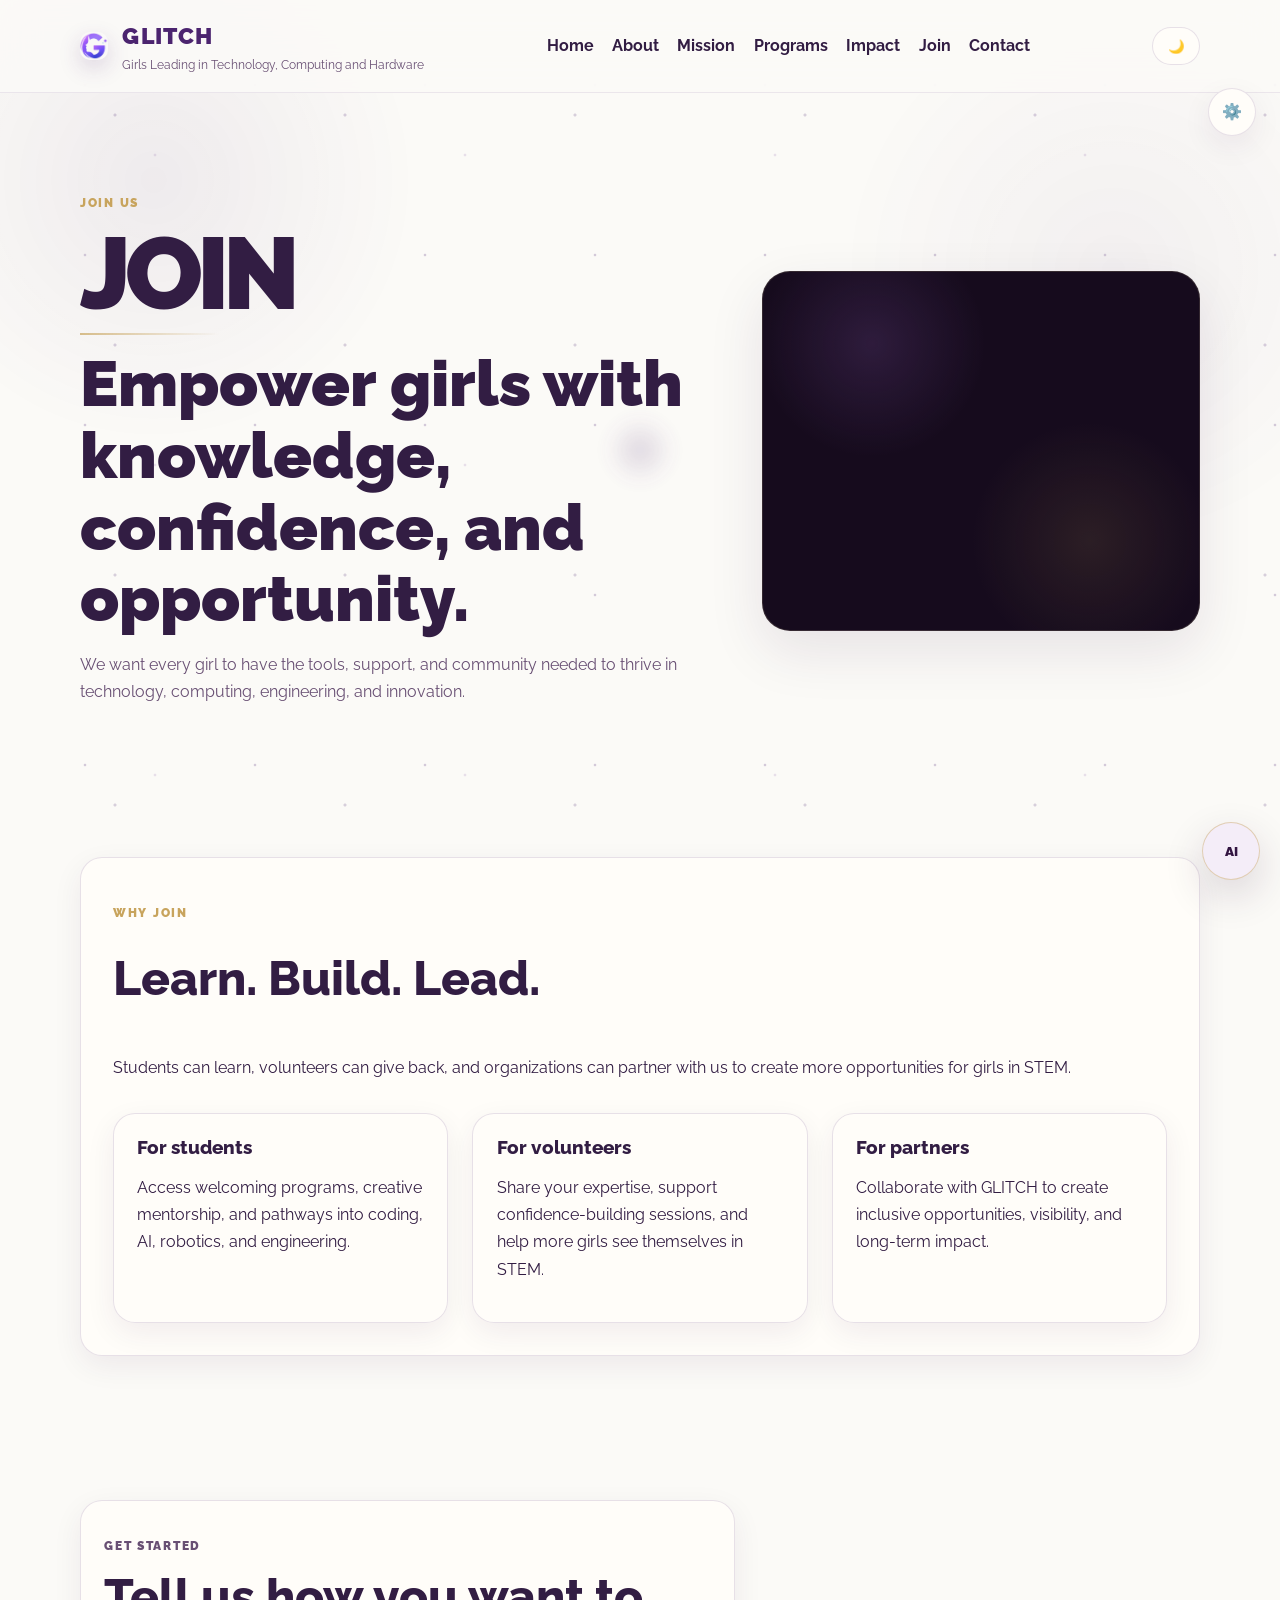
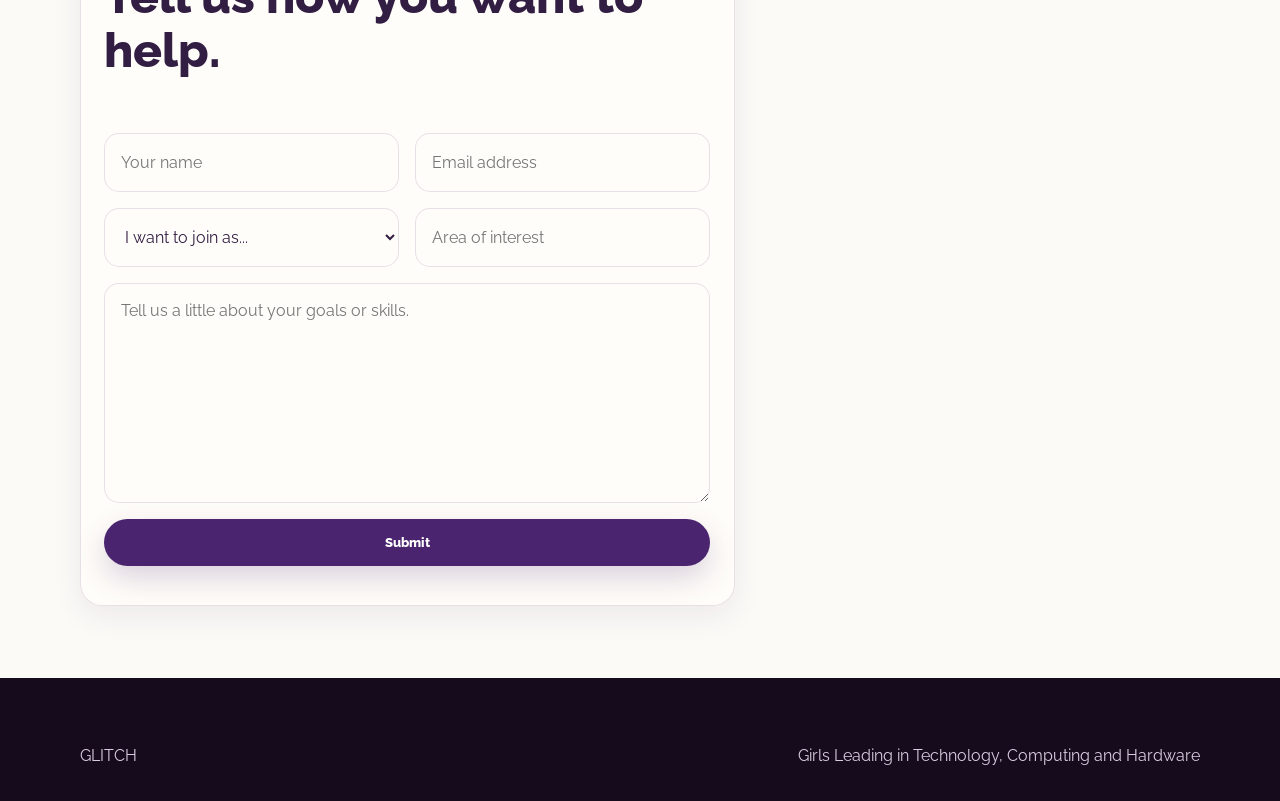
<file: join.html>
<!DOCTYPE html>
<html lang="en">
  <head>
    <meta charset="UTF-8" />
    <meta name="viewport" content="width=device-width, initial-scale=1.0" />
    <title>Join GLITCH</title>
    <link rel="preconnect" href="https://fonts.googleapis.com" />
    <link rel="preconnect" href="https://fonts.gstatic.com" crossorigin />
    <link href="https://fonts.googleapis.com/css2?family=Inter:wght@400;500;600;700;800&display=swap" rel="stylesheet" />
    <link rel="icon" href="data:image/svg+xml,%3Csvg xmlns='http://www.w3.org/2000/svg' viewBox='0 0 120 120'%3E%3Ccircle cx='60' cy='60' r='52' fill='%235b4bff'/%3E%3C/svg%3E" />
    <link rel="stylesheet" href="styles.css" />
  </head>
  <body>
    <div class="page-shell">
      <header class="site-header">
        <div class="container header-inner">
          <a class="brand" href="index.html">
            <img class="brand-logo" src="logo.png" alt="GLITCH logo" />
            <span class="brand-text">
              <span class="brand-mark">GLITCH</span>
              <span class="brand-sub">Girls Leading in Technology, Computing and Hardware</span>
            </span>
          </a>
          <nav class="site-nav">
            <a href="index.html">Home</a>
            <a href="about.html">About</a>
            <a href="mission.html">Mission</a>
            <a href="programs.html">Programs</a>
            <a href="impact.html">Impact</a>
            <a href="join.html" class="active">Join</a>
            <a href="contact.html">Contact</a>
          </nav>
          <button id="theme-toggle" class="theme-toggle" aria-label="Toggle dark mode">🌙</button>
        </div>
      </header>

      <a href="settings.html" class="settings-launch" aria-label="Open settings">⚙️</a>

      <main>
        <section class="page-hero code-hero reveal">
  <div class="container page-hero-grid">
    <div>
      <p class="eyebrow">Join Us</p>

      <div
        class="code-title"
        data-final="JOIN"
        aria-label="Join"
      >
        <span class="code-title-text"></span>
      </div>

      <h1 class="hero-heading">
        Empower girls with knowledge, confidence, and opportunity.
      </h1>

      <p class="hero-copy">
        We want every girl to have the tools, support, and community needed
        to thrive in technology, computing, engineering, and innovation.
      </p>
    </div>

    <div class="floating-orb"></div>
  </div>
</section>

        <section class="section reveal">
          <div class="container join-box">
            <p class="section-label">Why Join</p>
            <h2>Learn. Build. Lead.</h2>
            <p>Students can learn, volunteers can give back, and organizations can partner with us to create more opportunities for girls in STEM.</p>
            <div class="grid-3">
              <article class="card">
                <h3>For students</h3>
                <p>Access welcoming programs, creative mentorship, and pathways into coding, AI, robotics, and engineering.</p>
              </article>
              <article class="card">
                <h3>For volunteers</h3>
                <p>Share your expertise, support confidence-building sessions, and help more girls see themselves in STEM.</p>
              </article>
              <article class="card">
                <h3>For partners</h3>
                <p>Collaborate with GLITCH to create inclusive opportunities, visibility, and long-term impact.</p>
              </article>
            </div>
          </div>
        </section>

        <section class="section reveal">
          <div class="container join-layout">
            <form id="join-form" class="join-form card">
              <div class="section-head">
                <div>
                  <p class="section-label">Get Started</p>
                  <h2>Tell us how you want to help.</h2>
                </div>
              </div>

              <div class="form-row">
                <label>
                  <span class="sr-only">Name</span>
                  <input id="name" type="text" placeholder="Your name" required />
                </label>
                <label>
                  <span class="sr-only">Email</span>
                  <input id="email" type="email" placeholder="Email address" required />
                </label>
              </div>

              <div class="form-row">
                <label>
                  <span class="sr-only">Interest</span>
                  <select id="role" required>
                    <option value="">I want to join as...</option>
                    <option>Student</option>
                    <option>Volunteer</option>
                    <option>Partner</option>
                  </select>
                </label>
                <label>
                  <span class="sr-only">Area of interest</span>
                  <input type="text" placeholder="Area of interest" />
                </label>
              </div>

              <label>
                <span class="sr-only">Message</span>
                <textarea placeholder="Tell us a little about your goals or skills."></textarea>
              </label>

              <button type="submit" class="btn btn-primary">Submit</button>
              <p id="join-form-message" class="form-message" aria-live="polite"></p>
              <div id="join-success" class="join-success" aria-live="polite"></div>
            </form>
          </div>
        </section>
      </main>

      <div class="assistant-widget" aria-live="polite">
        <div id="assistant-modal" class="assistant-modal" role="dialog" aria-modal="true" aria-label="AI assistant">
          <div class="assistant-header">
            <div>
              <strong>GLITCH AI Assistant</strong>
              <p>Ask for help, guidance, or quick answers.</p>
            </div>
            <button id="assistant-close" class="assistant-close" aria-label="Close AI assistant">×</button>
          </div>
          <div id="assistant-messages" class="assistant-messages">
            <div class="chat-bubble bot">Hi! I can help with GLITCH programs, joining, or site guidance. Try: “How do I join?”</div>
          </div>
          <form id="assistant-form" class="assistant-form">
            <input id="assistant-input" class="assistant-input" type="text" placeholder="Ask a question..." aria-label="Ask the assistant" />
            <button type="submit" class="assistant-send">Send</button>
          </form>
        </div>
        <button id="assistant-launch" class="assistant-launch" aria-label="Open AI assistant">AI</button>
      </div>

      <footer class="site-footer">
        <div class="container footer-inner">
          <span>GLITCH</span>
          <span>Girls Leading in Technology, Computing and Hardware</span>
        </div>
      </footer>
    </div>
    <script src="script.js"></script>
  </body>
</html>
</file>
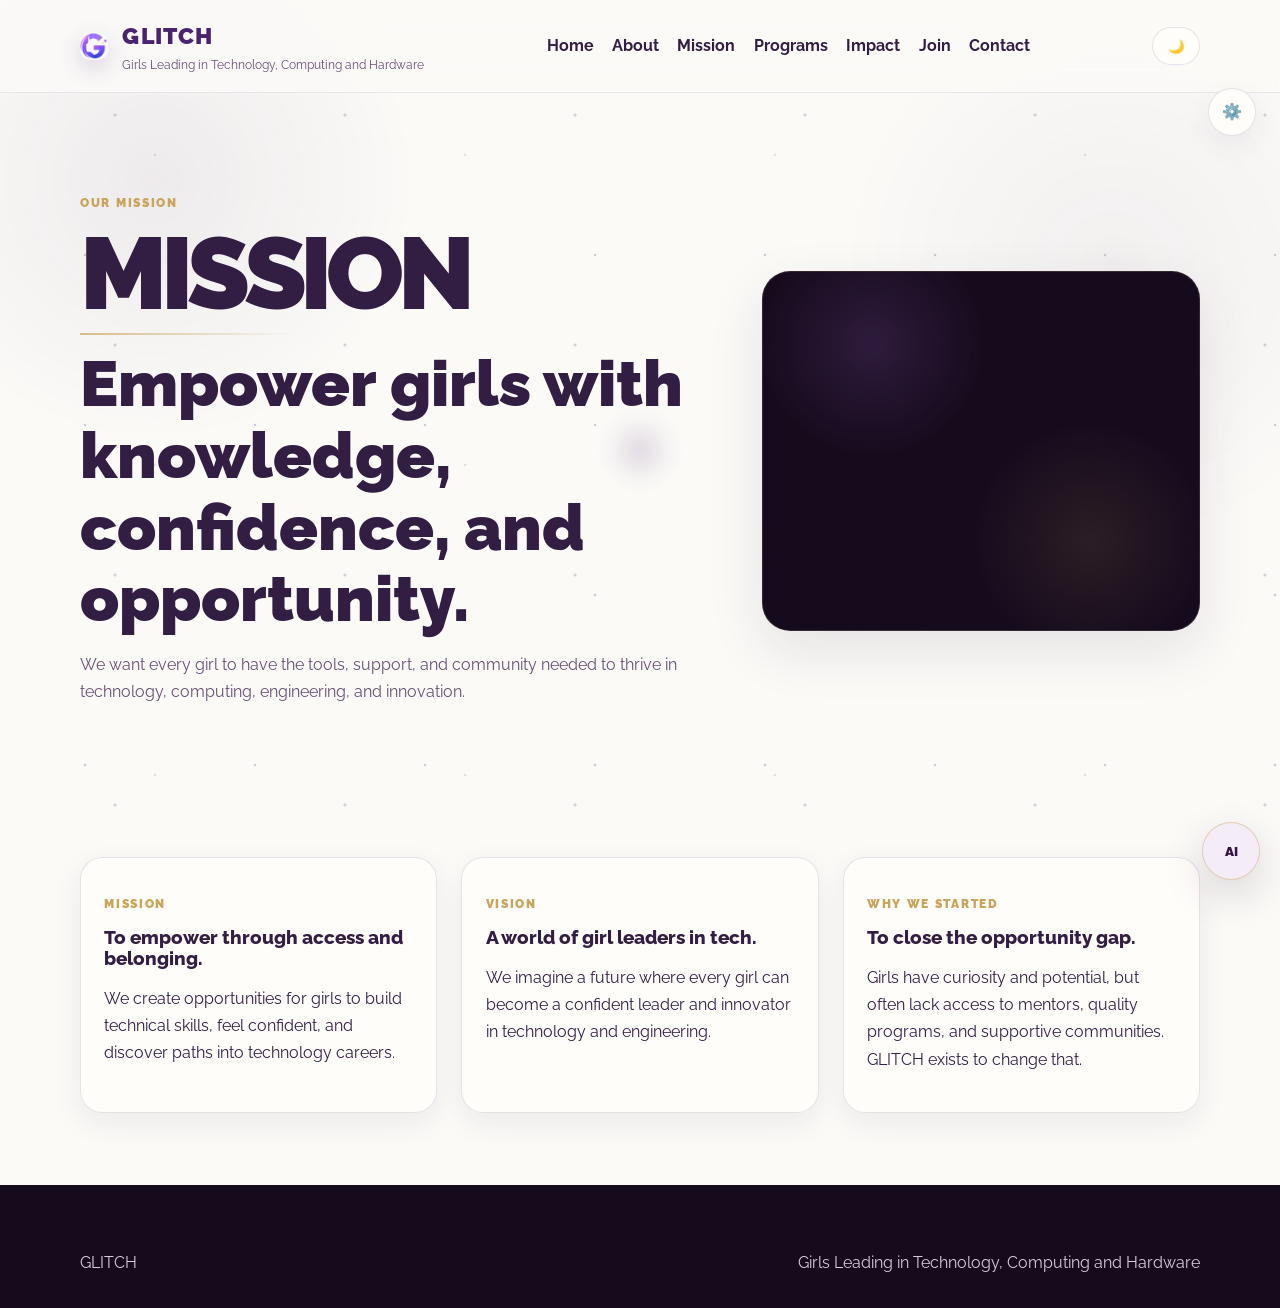
<file: mission.html>
<!DOCTYPE html>
<html lang="en">

<head>
  <meta charset="UTF-8" />
  <meta name="viewport" content="width=device-width, initial-scale=1.0" />
  <title>GLITCH Mission</title>
  <link rel="preconnect" href="https://fonts.googleapis.com" />
  <link rel="preconnect" href="https://fonts.gstatic.com" crossorigin />
  <link href="https://fonts.googleapis.com/css2?family=Inter:wght@400;500;600;700;800&display=swap" rel="stylesheet" />
  <link rel="icon"
    href="data:image/svg+xml,%3Csvg xmlns='http://www.w3.org/2000/svg' viewBox='0 0 120 120'%3E%3Ccircle cx='60' cy='60' r='52' fill='%235b4bff'/%3E%3C/svg%3E" />
  <link rel="stylesheet" href="styles.css" />
  <script src="morph.js"></script>
</head>

<body>
  <div class="page-shell">
    <header class="site-header">
      <div class="container header-inner">
        <a class="brand" href="index.html">
          <img class="brand-logo" src="logo.png" alt="GLITCH logo" />
          <span class="brand-text">
            <span class="brand-mark">GLITCH</span>
            <span class="brand-sub">Girls Leading in Technology, Computing and Hardware</span>
          </span>
        </a>
        <nav class="site-nav">
          <a href="index.html">Home</a>
          <a href="about.html">About</a>
          <a href="mission.html" class="active">Mission</a>
          <a href="programs.html">Programs</a>
          <a href="impact.html">Impact</a>
          <a href="join.html">Join</a>
          <a href="contact.html">Contact</a>
        </nav>
        <button id="theme-toggle" class="theme-toggle" aria-label="Toggle dark mode">🌙</button>
      </div>
    </header>

    <a href="settings.html" class="settings-launch" aria-label="Open settings">⚙️</a>

    <main>
      <section class="page-hero code-hero reveal">
        <div class="container page-hero-grid">
          <div>
            <p class="eyebrow">Our Mission</p>

            <div class="code-title" data-final="MISSION" aria-label="Mission">
              <span class="code-title-text"></span>
            </div>

            <h1 class="hero-heading">
              Empower girls with knowledge, confidence, and opportunity.
            </h1>

            <p class="hero-copy">
              We want every girl to have the tools, support, and community needed
              to thrive in technology, computing, engineering, and innovation.
            </p>
          </div>

          <div class="floating-orb"></div>
        </div>
      </section>

      <section class="section reveal">
        <div class="container grid-3">
          <article class="card">
            <p class="section-label">Mission</p>
            <h3>To empower through access and belonging.</h3>
            <p>We create opportunities for girls to build technical skills, feel confident, and discover paths into
              technology careers.</p>
          </article>
          <article class="card">
            <p class="section-label">Vision</p>
            <h3>A world of girl leaders in tech.</h3>
            <p>We imagine a future where every girl can become a confident leader and innovator in technology and
              engineering.</p>
          </article>
          <article class="card">
            <p class="section-label">Why We Started</p>
            <h3>To close the opportunity gap.</h3>
            <p>Girls have curiosity and potential, but often lack access to mentors, quality programs, and supportive
              communities. GLITCH exists to change that.</p>
          </article>
        </div>
      </section>
    </main>

    <div class="assistant-widget" aria-live="polite">
      <div id="assistant-modal" class="assistant-modal" role="dialog" aria-modal="true" aria-label="AI assistant">
        <div class="assistant-header">
          <div>
            <strong>GLITCH AI Assistant</strong>
            <p>Ask for help, guidance, or quick answers.</p>
          </div>
          <button id="assistant-close" class="assistant-close" aria-label="Close AI assistant">×</button>
        </div>
        <div id="assistant-messages" class="assistant-messages">
          <div class="chat-bubble bot">Hi! I can help with GLITCH programs, joining, or site guidance. Try: “How do I
            join?”</div>
        </div>
        <form id="assistant-form" class="assistant-form">
          <input id="assistant-input" class="assistant-input" type="text" placeholder="Ask a question..."
            aria-label="Ask the assistant" />
          <button type="submit" class="assistant-send">Send</button>
        </form>
      </div>
      <button id="assistant-launch" class="assistant-launch" aria-label="Open AI assistant">AI</button>
    </div>

    <footer class="site-footer">
      <div class="container footer-inner">
        <span>GLITCH</span>
        <span>Girls Leading in Technology, Computing and Hardware</span>
      </div>
    </footer>
  </div>
  <script src="script.js"></script>
</body>

</html>
</file>
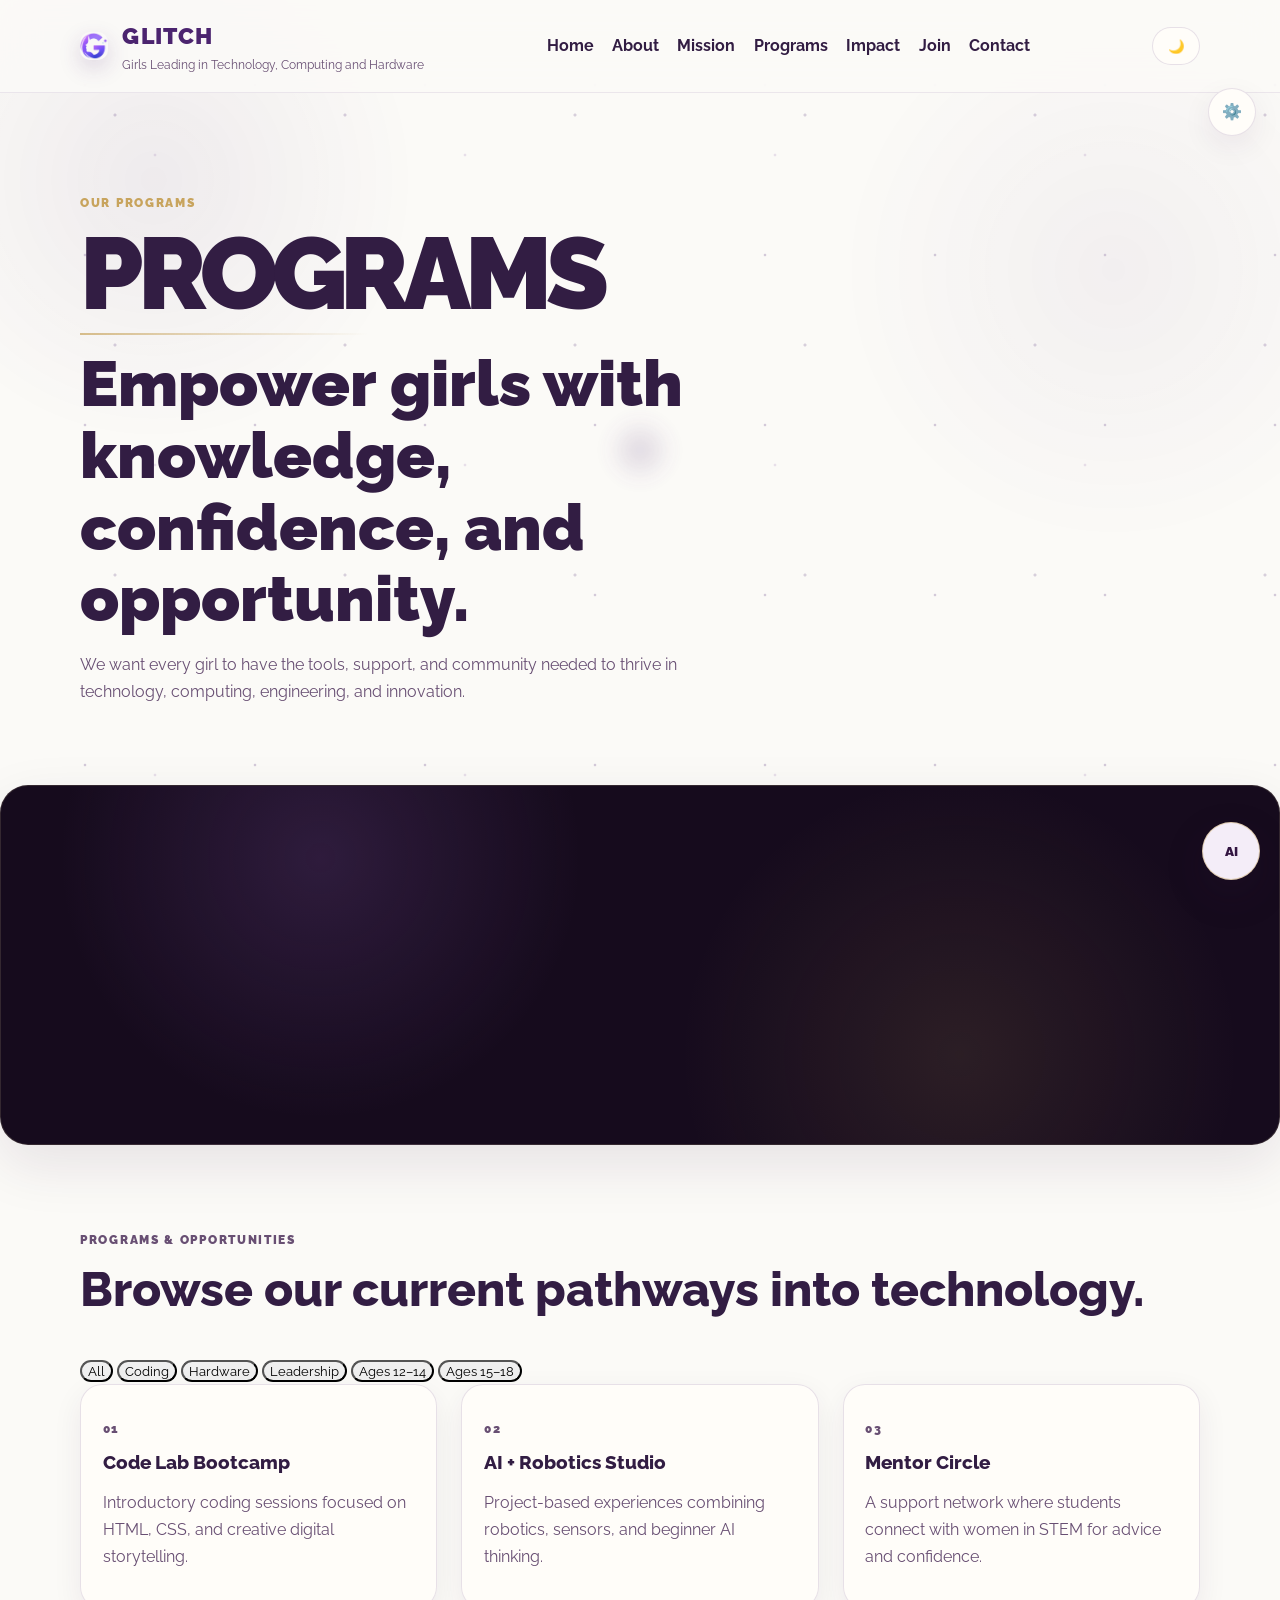
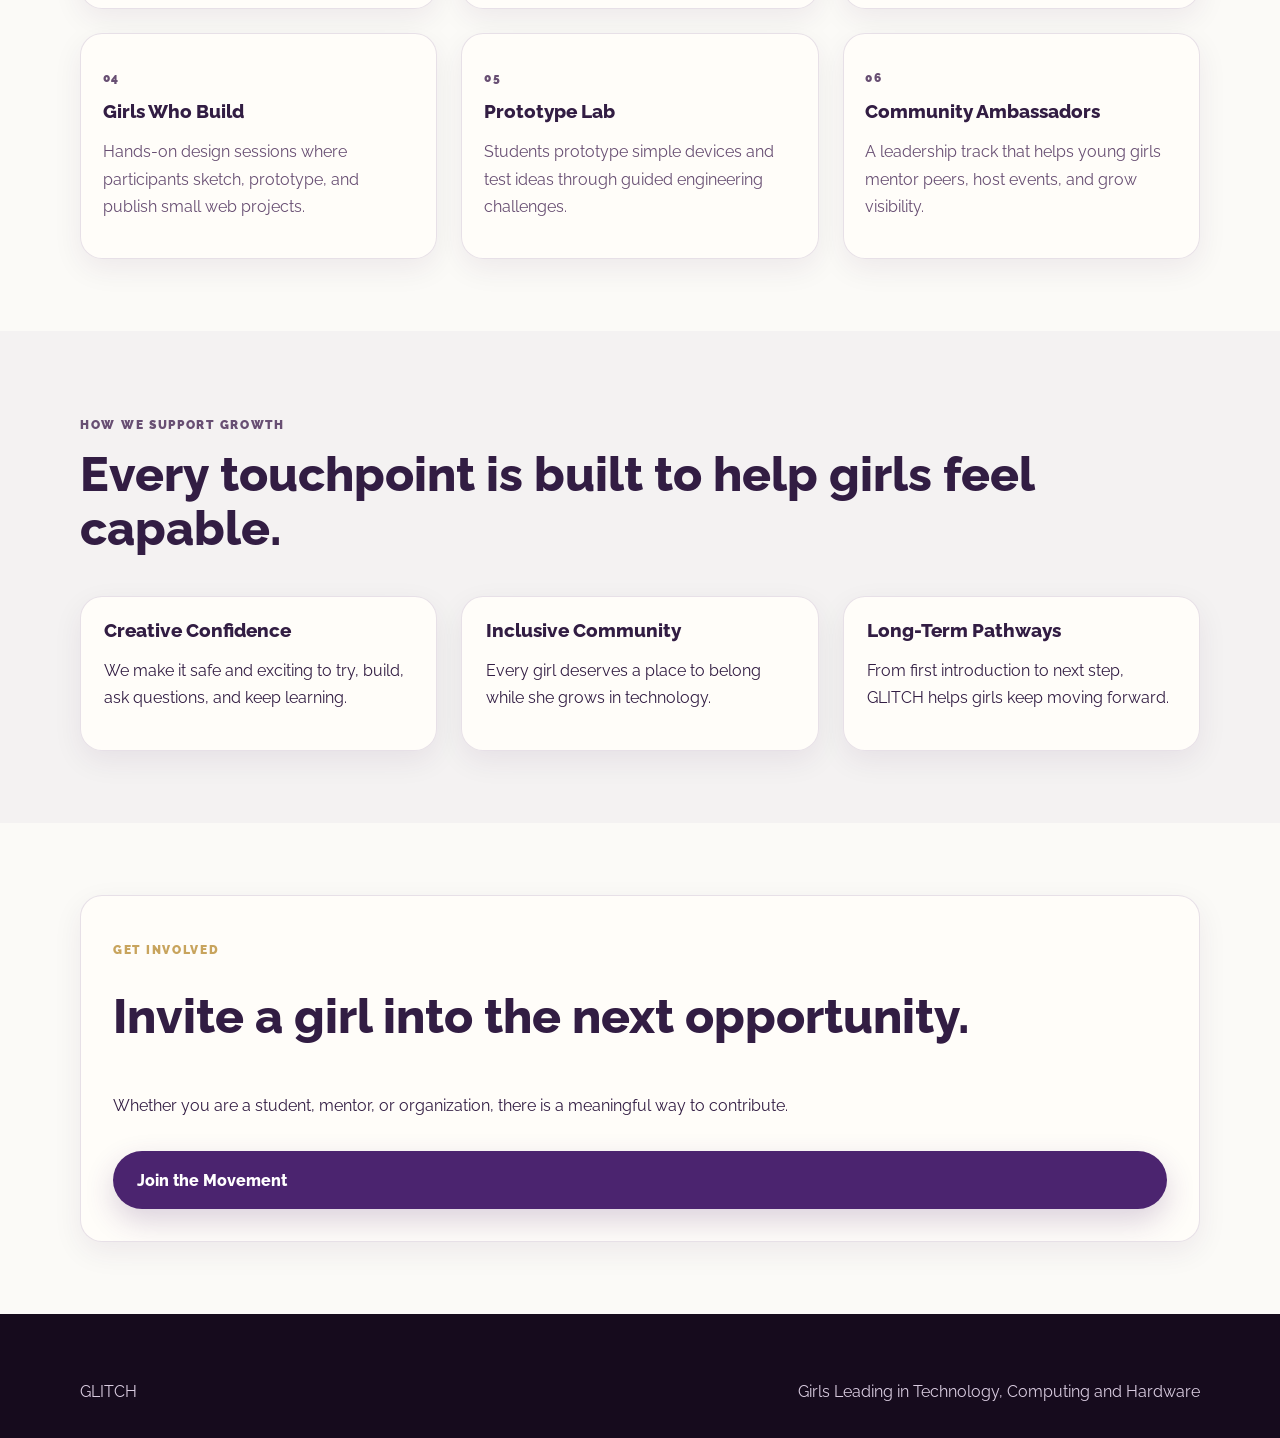
<file: programs.html>
<!DOCTYPE html>
<html lang="en">

<head>
  <meta charset="UTF-8" />
  <meta name="viewport" content="width=device-width, initial-scale=1.0" />
  <title>GLITCH Programs</title>
  <link rel="preconnect" href="https://fonts.googleapis.com" />
  <link rel="preconnect" href="https://fonts.gstatic.com" crossorigin />
  <link href="https://fonts.googleapis.com/css2?family=Inter:wght@400;500;600;700;800&display=swap" rel="stylesheet" />
  <link rel="icon"
    href="data:image/svg+xml,%3Csvg xmlns='http://www.w3.org/2000/svg' viewBox='0 0 120 120'%3E%3Ccircle cx='60' cy='60' r='52' fill='%235b4bff'/%3E%3C/svg%3E" />
  <link rel="stylesheet" href="styles.css" />
</head>

<body>
  <div class="page-shell">
    <header class="site-header">
      <div class="container header-inner">
        <a class="brand" href="index.html">
          <img class="brand-logo" src="logo.png" alt="GLITCH logo" />
          <span class="brand-text">
            <span class="brand-mark">GLITCH</span>
            <span class="brand-sub">Girls Leading in Technology, Computing and Hardware</span>
          </span>
        </a>
        <nav class="site-nav">
          <a href="index.html">Home</a>
          <a href="about.html">About</a>
          <a href="mission.html">Mission</a>
          <a href="programs.html" class="active">Programs</a>
          <a href="impact.html">Impact</a>
          <a href="join.html">Join</a>
          <a href="contact.html">Contact</a>
        </nav>
        <button id="theme-toggle" class="theme-toggle" aria-label="Toggle dark mode">🌙</button>
      </div>
    </header>

    <a href="settings.html" class="settings-launch" aria-label="Open settings">⚙️</a>

    <main>
      <section class="page-hero code-hero reveal">
        <div class="container page-hero-grid">
          <div>
            <p class="eyebrow">Our Programs</p>

            <div class="code-title" data-final="PROGRAMS" aria-label="Programs">
              <span class="code-title-text"></span>
            </div>

            <h1 class="hero-heading">
              Empower girls with knowledge, confidence, and opportunity.
            </h1>

            <p class="hero-copy">
              We want every girl to have the tools, support, and community needed
              to thrive in technology, computing, engineering, and innovation.
            </p>
          </div>
        </div>
      </section>
    </main>

    <div class="floating-orb"></div>
  </div>
  </section>

  <section class="section reveal">
    <div class="container">
      <div class="section-head">
        <div>
          <p class="section-label">Programs & Opportunities</p>
          <h2>Browse our current pathways into technology.</h2>
        </div>
      </div>

      <div class="filter-bar" aria-label="Program filters">
        <button class="filter-btn active" data-filter="all">All</button>
        <button class="filter-btn" data-filter="coding">Coding</button>
        <button class="filter-btn" data-filter="hardware">Hardware</button>
        <button class="filter-btn" data-filter="leadership">Leadership</button>
        <button class="filter-btn" data-filter="12-14">Ages 12–14</button>
        <button class="filter-btn" data-filter="15-18">Ages 15–18</button>
      </div>

      <div class="resource-grid grid-3">
        <article class="resource-card card" data-topic="coding" data-level="beginner" data-age="12-14">
          <p class="section-label">01</p>
          <h3>Code Lab Bootcamp</h3>
          <p>Introductory coding sessions focused on HTML, CSS, and creative digital storytelling.</p>
        </article>
        <article class="resource-card card" data-topic="hardware" data-level="intermediate" data-age="15-18">
          <p class="section-label">02</p>
          <h3>AI + Robotics Studio</h3>
          <p>Project-based experiences combining robotics, sensors, and beginner AI thinking.</p>
        </article>
        <article class="resource-card card" data-topic="leadership" data-level="advanced" data-age="15-18">
          <p class="section-label">03</p>
          <h3>Mentor Circle</h3>
          <p>A support network where students connect with women in STEM for advice and confidence.</p>
        </article>
        <article class="resource-card card" data-topic="coding" data-level="beginner" data-age="12-14">
          <p class="section-label">04</p>
          <h3>Girls Who Build</h3>
          <p>Hands-on design sessions where participants sketch, prototype, and publish small web projects.</p>
        </article>
        <article class="resource-card card" data-topic="hardware" data-level="advanced" data-age="15-18">
          <p class="section-label">05</p>
          <h3>Prototype Lab</h3>
          <p>Students prototype simple devices and test ideas through guided engineering challenges.</p>
        </article>
        <article class="resource-card card" data-topic="leadership" data-level="intermediate" data-age="12-14">
          <p class="section-label">06</p>
          <h3>Community Ambassadors</h3>
          <p>A leadership track that helps young girls mentor peers, host events, and grow visibility.</p>
        </article>
      </div>
    </div>
  </section>

  <section class="section alt-section reveal">
    <div class="container">
      <div class="section-head">
        <div>
          <p class="section-label">How We Support Growth</p>
          <h2>Every touchpoint is built to help girls feel capable.</h2>
        </div>
      </div>

      <div class="grid-3">
        <article class="value-box">
          <h3>Creative Confidence</h3>
          <p>We make it safe and exciting to try, build, ask questions, and keep learning.</p>
        </article>
        <article class="value-box">
          <h3>Inclusive Community</h3>
          <p>Every girl deserves a place to belong while she grows in technology.</p>
        </article>
        <article class="value-box">
          <h3>Long-Term Pathways</h3>
          <p>From first introduction to next step, GLITCH helps girls keep moving forward.</p>
        </article>
      </div>
    </div>
  </section>

  <section class="section reveal">
    <div class="container join-box">
      <p class="section-label">Get Involved</p>
      <h2>Invite a girl into the next opportunity.</h2>
      <p>Whether you are a student, mentor, or organization, there is a meaningful way to contribute.</p>
      <a class="btn btn-primary" href="join.html">Join the Movement</a>
    </div>
  </section>
  </main>

  <div class="assistant-widget" aria-live="polite">
    <div id="assistant-modal" class="assistant-modal" role="dialog" aria-modal="true" aria-label="AI assistant">
      <div class="assistant-header">
        <div>
          <strong>GLITCH AI Assistant</strong>
          <p>Ask for help, guidance, or quick answers.</p>
        </div>
        <button id="assistant-close" class="assistant-close" aria-label="Close AI assistant">×</button>
      </div>
      <div id="assistant-messages" class="assistant-messages">
        <div class="chat-bubble bot">Hi! I can help with GLITCH programs, joining, or site guidance. Try: “How do I
          join?”</div>
      </div>
      <form id="assistant-form" class="assistant-form">
        <input id="assistant-input" class="assistant-input" type="text" placeholder="Ask a question..."
          aria-label="Ask the assistant" />
        <button type="submit" class="assistant-send">Send</button>
      </form>
    </div>
    <button id="assistant-launch" class="assistant-launch" aria-label="Open AI assistant">AI</button>
  </div>

  <footer class="site-footer">
    <div class="container footer-inner">
      <span>GLITCH</span>
      <span>Girls Leading in Technology, Computing and Hardware</span>
    </div>
  </footer>
  </div>
  <script src="script.js"></script>
</body>

</html>
</file>
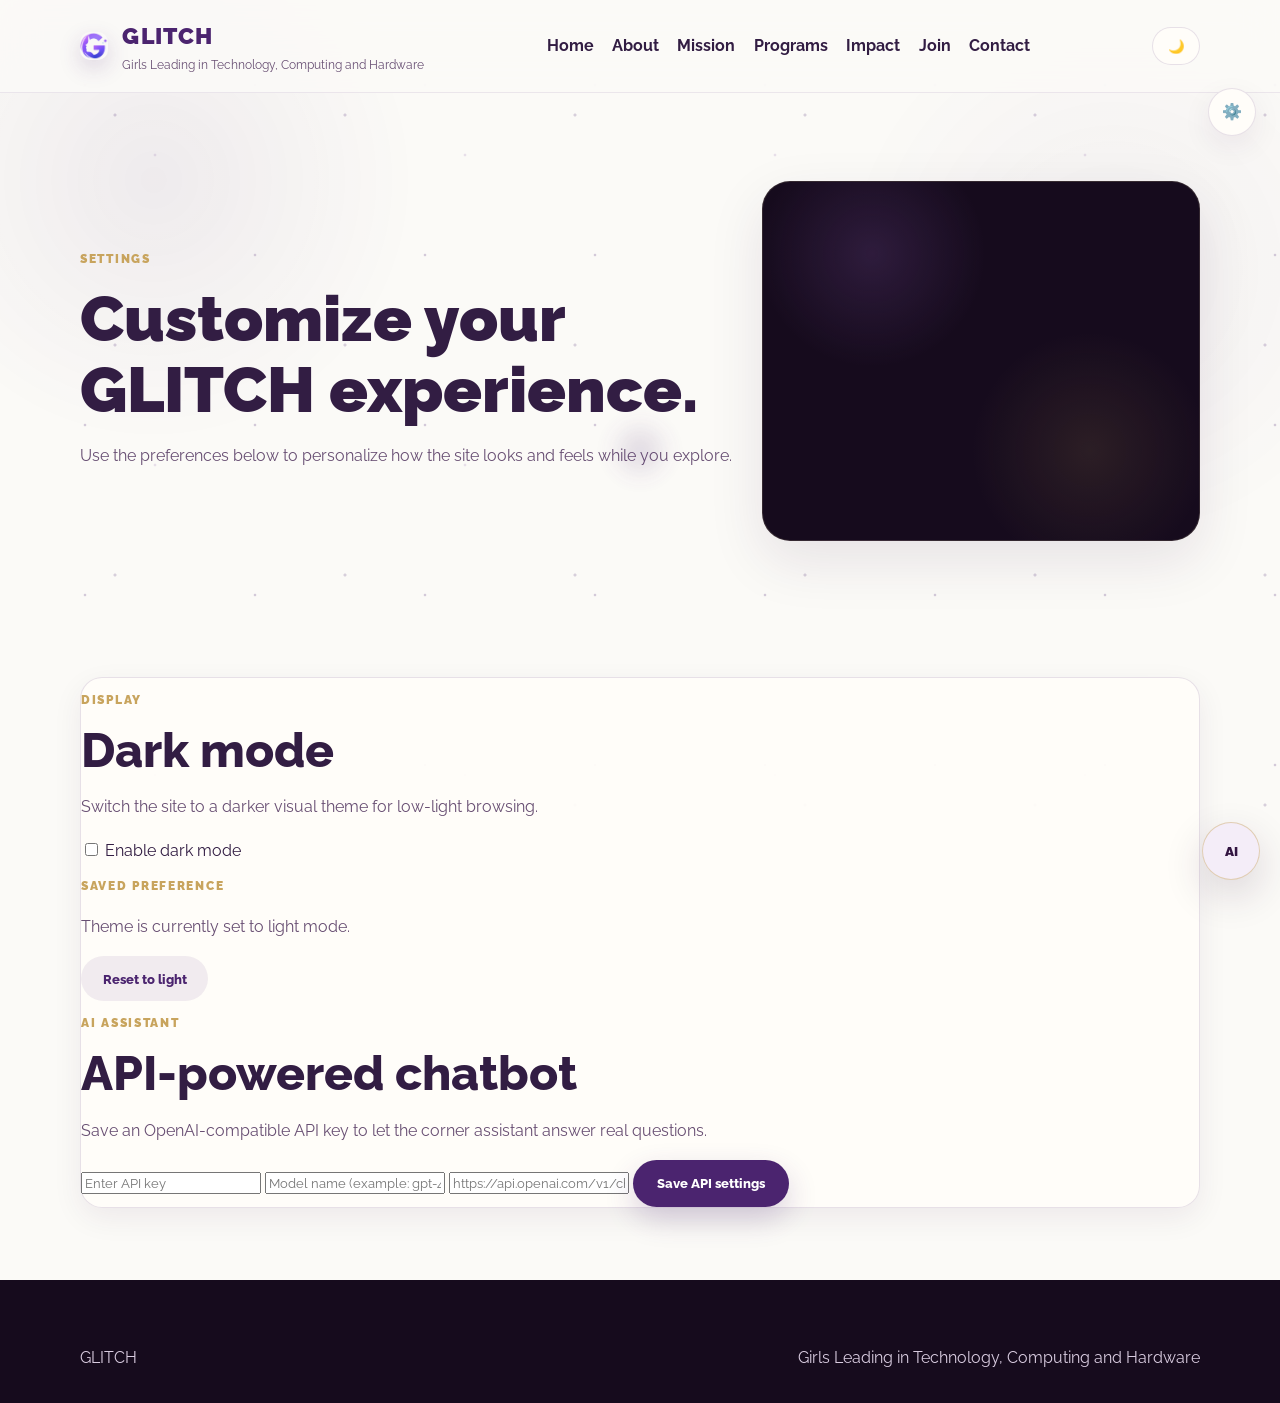
<file: settings.html>
<!DOCTYPE html>
<html lang="en">
  <head>
    <meta charset="UTF-8" />
    <meta name="viewport" content="width=device-width, initial-scale=1.0" />
    <title>GLITCH Settings</title>
    <meta name="description" content="Adjust your GLITCH site preferences, including dark mode." />
    <link rel="preconnect" href="https://fonts.googleapis.com" />
    <link rel="preconnect" href="https://fonts.gstatic.com" crossorigin />
    <link href="https://fonts.googleapis.com/css2?family=Inter:wght@400;500;600;700;800&display=swap" rel="stylesheet" />
    <link rel="icon" type="image/png" href="logo.png" />
    <link rel="stylesheet" href="styles.css" />
  </head>
  <body>
    <div class="page-shell">
      <header class="site-header">
        <div class="container header-inner">
          <a class="brand" href="index.html" aria-label="GLITCH home page">
            <img class="brand-logo" src="logo.png" alt="GLITCH logo" />
            <span class="brand-text">
              <span class="brand-mark">GLITCH</span>
              <span class="brand-sub">Girls Leading in Technology, Computing and Hardware</span>
            </span>
          </a>

          <nav class="site-nav" aria-label="Primary navigation">
            <a href="index.html">Home</a>
            <a href="about.html">About</a>
            <a href="mission.html">Mission</a>
            <a href="programs.html">Programs</a>
            <a href="impact.html">Impact</a>
            <a href="join.html">Join</a>
            <a href="contact.html">Contact</a>
          </nav>

          <button id="theme-toggle" class="theme-toggle" aria-label="Toggle dark mode">🌙</button>
        </div>
      </header>

      <a href="settings.html" class="settings-launch" aria-label="Open settings">⚙️</a>

      <main>
        <section class="page-hero reveal">
          <div class="container page-hero-grid">
            <div>
              <p class="eyebrow">Settings</p>
              <h1>Customize your GLITCH experience.</h1>
              <p class="hero-copy">Use the preferences below to personalize how the site looks and feels while you explore.</p>
            </div>
            <div class="floating-orb"></div>
          </div>
        </section>

        <section class="section reveal">
          <div class="container">
            <div class="settings-card glass-card">
              <div class="settings-row">
                <div>
                  <p class="section-label">Display</p>
                  <h2>Dark mode</h2>
                  <p class="muted-copy">Switch the site to a darker visual theme for low-light browsing.</p>
                </div>
                <label class="settings-toggle">
                  <input id="settings-theme-toggle" type="checkbox" />
                  <span>Enable dark mode</span>
                </label>
              </div>

              <div class="settings-row compact-row">
                <div>
                  <p class="section-label">Saved preference</p>
                  <p id="settings-status" class="muted-copy">Theme is currently set to light mode.</p>
                </div>
                <button id="settings-reset" class="btn btn-secondary">Reset to light</button>
              </div>

              <div class="settings-row compact-row settings-api-row">
                <div>
                  <p class="section-label">AI Assistant</p>
                  <h2>API-powered chatbot</h2>
                  <p class="muted-copy">Save an OpenAI-compatible API key to let the corner assistant answer real questions.</p>
                </div>
                <div class="settings-api-form">
                  <label>
                    <span class="sr-only">OpenAI-compatible API key</span>
                    <input id="chat-api-key" type="password" placeholder="Enter API key" />
                  </label>
                  <label>
                    <span class="sr-only">Model name</span>
                    <input id="chat-model" type="text" placeholder="Model name (example: gpt-4o-mini)" />
                  </label>
                  <label>
                    <span class="sr-only">API endpoint</span>
                    <input id="chat-endpoint" type="url" placeholder="https://api.openai.com/v1/chat/completions" />
                  </label>
                  <button id="save-api-settings" class="btn btn-primary">Save API settings</button>
                  <p id="api-settings-message" class="form-message" aria-live="polite"></p>
                </div>
              </div>
            </div>
          </div>
        </section>
      </main>

      <div class="assistant-widget" aria-live="polite">
        <div id="assistant-modal" class="assistant-modal" role="dialog" aria-modal="true" aria-label="AI assistant">
          <div class="assistant-header">
            <div>
              <strong>GLITCH AI Assistant</strong>
              <p>Ask for help, guidance, or quick answers.</p>
            </div>
            <button id="assistant-close" class="assistant-close" aria-label="Close AI assistant">×</button>
          </div>
          <div id="assistant-messages" class="assistant-messages">
            <div class="chat-bubble bot">Hi! I can help with GLITCH programs, joining, or site guidance. Try: “How do I join?”</div>
          </div>
          <form id="assistant-form" class="assistant-form">
            <input id="assistant-input" class="assistant-input" type="text" placeholder="Ask a question..." aria-label="Ask the assistant" />
            <button type="submit" class="assistant-send">Send</button>
          </form>
        </div>
        <button id="assistant-launch" class="assistant-launch" aria-label="Open AI assistant">AI</button>
      </div>

      <footer class="site-footer">
        <div class="container footer-inner">
          <span>GLITCH</span>
          <span>Girls Leading in Technology, Computing and Hardware</span>
        </div>
      </footer>
    </div>
    <script src="script.js"></script>
  </body>
</html>
</file>
<file: styles.css>
@import url('https://fonts.googleapis.com/css2?family=Raleway:wght@400;500;600;700;800;900&display=swap');


:root {
  --primary: #4b246f;
  --primary-dark: #321541;
  --secondary: #76518f;
  --accent: #c8a45d;
  --accent-soft: #ead8a6;
  --background: #fbfaf7;
  --surface: #fffdf9;
  --surface-soft: #f5f0e8;
  --dark: #160b1d;
  --text: #321d43;
  --text-soft: #684f73;
  --white: #fff;
  --card: rgba(255, 253, 249, .94);
  --border: rgba(75, 36, 111, .13);
  --shadow: 0 20px 55px rgba(50, 21, 65, .10);
  --shadow-soft: 0 10px 30px rgba(50, 21, 65, .07);
  --radius: 22px;
}

body.dark-mode {
  --background: #0b0610;
  --surface: #171021;
  --surface-soft: #21122c;
  --text: #f5edf8;
  --text-soft: #cbbbd2;
  --card: rgba(25, 13, 34, .94);
  --border: rgba(234, 216, 166, .15);
  --shadow: 0 25px 65px rgba(0, 0, 0, .42);
  --shadow-soft: 0 12px 35px rgba(0, 0, 0, .28)
}

* {
  box-sizing: border-box
}

html {
  scroll-behavior: smooth
}

body {
  margin: 0;
  font-family: "Raleway", sans-serif;
  color: var(--text);
  background: var(--background);
  line-height: 1.7;
  overflow-x: hidden;
  transition: background .35s ease, color .35s ease
}

img {
  max-width: 100%
}

button,
input,
textarea,
select {
  font-family: inherit
}

.container {
  width: min(1120px, calc(100% - 2rem));
  margin: 0 auto
}

.page-shell {
  min-height: 100vh
}

/* STAR FIELD */
body.dark-mode::before,
body.dark-mode::after,
body:not(.dark-mode)::before,
body:not(.dark-mode)::after {
  content: "";
  position: fixed;
  inset: 0;
  pointer-events: none;
  z-index: -1
}

body.dark-mode::before {
  opacity: .8;
  background-image: radial-gradient(circle, rgba(255, 255, 255, .85) 0 1px, transparent 1.7px), radial-gradient(circle, rgba(234, 216, 166, .75) 0 1px, transparent 1.8px), radial-gradient(circle, rgba(190, 156, 220, .6) 0 .8px, transparent 1.5px);
  background-size: 150px 150px, 230px 230px, 310px 310px;
  background-position: 15px 30px, 80px 110px, 180px 60px;
  animation: starsDrift 28s linear infinite
}

body.dark-mode::after {
  opacity: .42;
  background-image: radial-gradient(circle, rgba(255, 255, 255, .9) 0 1.2px, transparent 2px), radial-gradient(circle, rgba(234, 216, 166, .9) 0 1px, transparent 2px);
  background-size: 190px 190px, 270px 270px;
  background-position: 60px 90px, 140px 20px;
  animation: starTwinkle 4s ease-in-out infinite alternate
}

body:not(.dark-mode)::before {
  opacity: .35;
  background: radial-gradient(circle at 12% 20%, rgba(75, 36, 111, .20), transparent 20%), radial-gradient(circle at 87% 30%, rgba(75, 36, 111, .14), transparent 22%), radial-gradient(circle, rgba(75, 36, 111, .65) 0 1px, transparent 1.7px);
  background-size: auto, auto, 170px 170px;
  animation: lightSparkleDrift 25s linear infinite
}

body:not(.dark-mode)::after {
  opacity: .22;
  background-image: radial-gradient(circle, rgba(75, 36, 111, .9) 0 1px, transparent 2px), radial-gradient(circle, rgba(123, 79, 159, .7) 0 .8px, transparent 1.8px);
  background-size: 230px 230px, 310px 310px;
  animation: starTwinkle 5s ease-in-out infinite alternate
}

@keyframes starsDrift {
  from {
    transform: translate(0, 0)
  }

  to {
    transform: translate(-30px, 35px)
  }
}

@keyframes lightSparkleDrift {
  from {
    transform: translate(0, 0)
  }

  to {
    transform: translate(25px, -20px)
  }
}

@keyframes starTwinkle {
  0% {
    opacity: .25
  }

  50% {
    opacity: .7
  }

  100% {
    opacity: .32
  }
}

/* LOADING */
.loading-screen {
  position: fixed;
  inset: 0;
  display: grid;
  place-items: center;
  gap: 1rem;
  background: #fbfaf7;
  z-index: 100;
  transition: opacity .4s ease, visibility .4s ease
}

body.dark-mode .loading-screen {
  background: #0b0610;
  color: #fff
}

.expand-item, .expand-item a {
  color: white;
  text-decoration: none;
}

.loading-screen.loaded {
  opacity: 0;
  visibility: hidden
}

body.loaded .loading-screen {
  opacity: 0;
  visibility: hidden
}

.loading-orb {
  width: 70px;
  height: 70px;
  border-radius: 50%;
  background: radial-gradient(circle at 35% 30%, #fff, transparent 20%), radial-gradient(circle, #76518f, #321541 70%);
  box-shadow: 0 0 50px rgba(200, 164, 93, .28);
  animation: loadingPulse 1.4s ease-in-out infinite
}

@keyframes loadingPulse {

  0%,
  100% {
    transform: scale(.95);
    opacity: .8
  }

  50% {
    transform: scale(1.08);
    opacity: 1
  }
}

/* FUZZY AURA — REAL CURSOR STAYS VISIBLE */
body,
body * {
  cursor: auto
}

.fuzzy-cursor {
  position: fixed;
  width: 76px;
  height: 76px;
  border-radius: 50%;
  pointer-events: none;
  z-index: 9999;
  transform: translate(-50%, -50%);
  background: radial-gradient(circle, rgba(75, 36, 111, .20) 0%, rgba(75, 36, 111, .12) 28%, rgba(123, 79, 159, .06) 48%, transparent 72%);
  filter: blur(8px);
  opacity: .8;
  transition: width .2s ease, height .2s ease, opacity .2s ease
}

body.dark-mode .fuzzy-cursor {
  background: radial-gradient(circle, rgba(255, 255, 255, .28) 0%, rgba(234, 216, 166, .12) 28%, rgba(255, 255, 255, .06) 50%, transparent 74%);
  filter: blur(9px)
}

.fuzzy-cursor.is-hovering {
  width: 105px;
  height: 105px;
  opacity: .9
}

/* HEADER */
.site-header {
  position: sticky;
  top: 0;
  z-index: 50;
  background: rgba(251, 250, 247, .88);
  border-bottom: 1px solid rgba(75, 36, 111, .09);
  backdrop-filter: blur(18px);
  transition: padding .25s ease, box-shadow .25s ease
}

body.dark-mode .site-header {
  background: rgba(11, 6, 16, .82);
  border-bottom-color: rgba(234, 216, 166, .10)
}

.site-header.shrink {
  padding: .2rem 0;
  box-shadow: 0 12px 40px rgba(50, 21, 65, .10)
}

.header-inner,
.footer-inner {
  display: flex;
  align-items: center;
  justify-content: space-between;
  gap: 1rem;
  padding: 1rem 0
}

.brand {
  display: flex;
  align-items: center;
  gap: .9rem;
  text-decoration: none
}

.brand-logo {
  width: 28px;
  height: 28px;
  object-fit: cover;
  border-radius: 10px;
  box-shadow: 0 8px 22px rgba(75, 36, 111, .18)
}

.brand-text {
  display: flex;
  flex-direction: column
}

.brand-mark {
  font-weight: 900;
  font-size: 1.45rem;
  color: var(--primary);
  letter-spacing: .05em
}

body.dark-mode .brand-mark {
  color: var(--accent-soft)
}

.brand-sub {
  font-size: .76rem;
  color: var(--text-soft)
}

.site-nav {
  display: flex;
  gap: 1.15rem;
  flex-wrap: wrap;
  align-items: center
}

.site-nav a {
  text-decoration: none;
  color: var(--text);
  font-weight: 700;
  position: relative
}

.site-nav a::after {
  content: "";
  position: absolute;
  left: 0;
  bottom: -5px;
  width: 100%;
  height: 2px;
  background: var(--accent);
  transform: scaleX(0);
  transform-origin: left;
  transition: transform .25s ease
}

.site-nav a:hover::after {
  transform: scaleX(1)
}

.theme-toggle,
.settings-launch {
  border: 1px solid var(--border);
  background: var(--surface);
  color: var(--primary)
}

.theme-toggle {
  border-radius: 999px;
  padding: .65rem .9rem
}

.settings-launch {
  position: fixed;
  right: 24px;
  top: 88px;
  width: 48px;
  height: 48px;
  border-radius: 50%;
  display: grid;
  place-items: center;
  text-decoration: none;
  box-shadow: var(--shadow-soft);
  z-index: 51
}

body.dark-mode .theme-toggle,
body.dark-mode .settings-launch {
  color: var(--accent-soft)
}

/* LAYOUT */
.hero,
.page-hero {
  padding: 5.5rem 0 4rem
}

.hero-grid,
.page-hero-grid,
.two-column,
.grid-3,
.grid-5,
.impact-grid,
.event-grid,
.team-grid,
.resource-grid,
.pathway-grid,
.testimonial-grid,
.footer-grid,
.join-layout {
  display: grid;
  gap: 1.5rem
}

.hero-grid,
.page-hero-grid {
  grid-template-columns: 1.35fr .9fr;
  align-items: center
}

.join-layout {
  grid-template-columns: minmax(0, 1fr) minmax(280px, .65fr);
  gap: 2.5rem;
  align-items: start
}

.grid-3,
.pathway-grid,
.event-grid,
.team-grid,
.resource-grid,
.testimonial-grid {
  grid-template-columns: repeat(3, minmax(0, 1fr))
}

.impact-grid {
  grid-template-columns: repeat(4, minmax(0, 1fr))
}

.hero-visual {
  position: relative;
  min-height: 420px
}

/* CARDS */
.glass-card,
.pathway-card,
.event-card,
.resource-card,
.team-card,
.testimonial-card,
.newsletter-box,
.impact-item,
.join-box,
.faq-list details,
.card,
.value-box {
  background: var(--card);
  border: 1px solid var(--border);
  box-shadow: var(--shadow-soft);
  border-radius: var(--radius)
}

.card,
.value-box {
  padding: 1.45rem;
  height: 100%
}

.pathway-card,
.resource-card,
.team-card,
.event-card,
.testimonial-card {
  padding: 1.35rem;
  transition: transform .25s ease, box-shadow .25s ease
}

.pathway-card:hover,
.resource-card:hover,
.team-card:hover,
.event-card:hover,
.testimonial-card:hover {
  transform: translateY(-5px);
  box-shadow: 0 20px 45px rgba(50, 21, 65, .12)
}

.floating-orb {
  min-height: 360px;
  border-radius: 28px;
  overflow: hidden;
  background: radial-gradient(circle at 25% 20%, rgba(123, 79, 159, .24), transparent 26%), radial-gradient(circle at 75% 75%, rgba(200, 164, 93, .12), transparent 28%), #160b1d;
  border: 1px solid rgba(234, 216, 166, .14);
  box-shadow: var(--shadow)
}

.floating-orb::before,
.floating-orb::after,
.hero-card::before,
.join-box::before,
.impact-item::before {
  display: none !important
}

.join-box {
  position: relative;
  overflow: hidden;
  padding: 2rem;
  display: grid;
  gap: 1rem;
  background: var(--surface)
}

body.dark-mode .join-box {
  background: #1a0d23
}

.hero-card {
  padding: 1.6rem;
  position: relative;
  overflow: hidden
}

.mini-grid {
  display: grid;
  grid-template-columns: repeat(2, minmax(0, 1fr));
  gap: .8rem
}

.mini-pill,
.hero-badges span,
.filter-btn,
.event-date {
  border-radius: 999px
}

.mini-pill,
.hero-badges span {
  padding: .55rem .8rem;
  background: rgba(75, 36, 111, .08);
  color: var(--primary);
  font-weight: 700;
  font-size: .85rem;
  display: inline-flex;
  align-items: center
}

body.dark-mode .mini-pill,
body.dark-mode .hero-badges span {
  color: var(--accent-soft);
  background: rgba(234, 216, 166, .09)
}

.collab-row {
  display: flex;
  gap: .8rem;
  margin: 1.25rem 0
}

.person-badge {
  width: 60px;
  height: 60px;
  display: grid;
  place-items: center;
  border-radius: 18px;
  background: rgba(200, 164, 93, .12);
  font-size: 1.5rem
}

/* TYPE */
h1,
h2,
h3,
h4 {
  margin: 0 0 1rem;
  line-height: 1.12;
  color: var(--text)
}

h1 {
  font-size: clamp(2.6rem, 5vw, 4.5rem);
  font-weight: 900
}

h2 {
  font-size: clamp(2rem, 4vw, 3rem);
  font-weight: 800
}

h3 {
  font-weight: 800
}

.hero-copy,
.muted-copy,
.section-head p,
.event-card p,
.resource-card p,
.newsletter-box p,
.testimonial-card p,
.faq-list p {
  color: var(--text-soft)
}

.eyebrow,
.section-label {
  text-transform: uppercase;
  letter-spacing: .14em;
  font-size: .76rem;
  font-weight: 900;
  color: var(--accent);
  margin-bottom: .8rem
}

.typing-line {
  display: inline-flex;
  align-items: center;
  gap: .15rem
}

.cursor {
  animation: blink 1s step-end infinite;
  color: var(--accent)
}

@keyframes blink {
  50% {
    opacity: 0
  }
}

/* BUTTONS */
.hero-actions {
  display: flex;
  gap: .9rem;
  flex-wrap: wrap;
  margin-top: 1.8rem
}

.btn {
  text-decoration: none;
  border: none;
  padding: .92rem 1.35rem;
  border-radius: 999px;
  font-weight: 800;
  font-family: inherit;
  transition: transform .2s ease, box-shadow .2s ease;
  position: relative;
  overflow: hidden
}

.btn:hover {
  transform: translateY(-2px)
}

.btn-primary {
  background: var(--primary);
  color: #fff;
  box-shadow: 0 12px 30px rgba(75, 36, 111, .20);
  min-width: 140px;
  padding: .98rem 1.5rem
}

.btn-secondary {
  background: rgba(75, 36, 111, .08);
  color: var(--primary)
}

body.dark-mode .btn-secondary {
  background: rgba(234, 216, 166, .10);
  color: var(--accent-soft)
}

.scroll-indicator {
  display: inline-flex;
  align-items: center;
  gap: .55rem;
  margin-top: 1.2rem;
  font-weight: 700;
  color: var(--primary)
}

.scroll-indicator span {
  display: inline-grid;
  place-items: center;
  width: 26px;
  height: 26px;
  border-radius: 50%;
  background: rgba(200, 164, 93, .16);
  animation: bounce 1.8s infinite
}

@keyframes bounce {

  0%,
  100% {
    transform: translateY(0)
  }

  50% {
    transform: translateY(4px)
  }
}

/* SECTIONS */
.section {
  padding: 4.5rem 0
}

.alt-section {
  background: rgba(75, 36, 111, .035)
}

.section-head {
  display: flex;
  align-items: end;
  justify-content: space-between;
  gap: 1rem;
  margin-bottom: 1.5rem
}

.impact-item {
  padding: 1.6rem;
  display: flex;
  flex-direction: column;
  gap: .5rem;
  overflow: hidden
}

.impact-item strong {
  font-size: clamp(2.2rem, 4vw, 3.2rem);
  line-height: 1;
  color: var(--primary)
}

body.dark-mode .impact-item strong {
  color: var(--accent-soft)
}

.impact-item span {
  font-weight: 700;
  color: var(--text-soft)
}

/* TEAM */
.leads {
  display: flex;
  gap: 30px;
  overflow-x: auto;
  padding: 30px;
  scroll-behavior: smooth;
  justify-content: center;
  background: radial-gradient(circle at 50% 0%, rgba(200, 164, 93, .10), transparent 35%), #f5f0e8;
  scrollbar-width: thin
}

body.dark-mode .leads {
  background: radial-gradient(circle at 50% 0%, rgba(123, 79, 159, .18), transparent 35%), #130a19
}

.leader {
  flex: 0 0 220px;
  background: rgba(255, 253, 249, .92);
  color: var(--text);
  padding: 20px;
  border-radius: 20px;
  text-align: center;
  transition: transform .3s ease, box-shadow .3s ease;
  box-shadow: 0 8px 25px rgba(50, 21, 65, .08);
  border: 1px solid rgba(75, 36, 111, .10)
}

body.dark-mode .leader {
  background: #1d1027;
  color: #f5edf8;
  border-color: rgba(234, 216, 166, .13)
}

.leader:hover {
  transform: translateY(-6px);
  box-shadow: 0 18px 35px rgba(50, 21, 65, .14)
}

.leader h2 {
  font-size: 26px;
  margin: 5px 0 4px;
  color: inherit
}

.leader h3 {
  font-size: 15px;
  font-weight: 600;
  color: var(--text-soft);
  margin: 0 0 18px
}

.leader img {
  width: 170px;
  height: 170px;
  object-fit: cover;
  object-position: center;
  border-radius: 50%;
  display: block;
  margin: 0 auto
}

/* CODE → LETTER */
.code-letter {
  position: relative;
  display: inline-block;
  font-size: clamp(5rem, 12vw, 10rem);
  font-weight: 900;
  color: var(--primary);
  line-height: .9;
  overflow: hidden
}

.code-letter::before {
  content: attr(data-code);
  position: absolute;
  inset: 0;
  color: var(--accent);
  opacity: .9;
  font-family: monospace;
  font-size: .20em;
  letter-spacing: .05em;
  word-break: break-all;
  animation: codeResolve 2.2s cubic-bezier(.2, .8, .2, 1) forwards
}

.code-letter::after {
  content: "";
  position: absolute;
  inset: 0;
  background: var(--surface);
  transform: translateY(100%);
  animation: letterReveal 1.7s .65s cubic-bezier(.77, 0, .18, 1) forwards
}

@keyframes codeResolve {
  0% {
    opacity: 1;
    filter: blur(3px);
    transform: translateY(0)
  }

  55% {
    opacity: .75;
    filter: blur(1px)
  }

  100% {
    opacity: 0;
    filter: blur(0);
    transform: translateY(-12px)
  }
}

@keyframes letterReveal {
  to {
    transform: translateY(0)
  }
}

/* TESTIMONIALS / FAQ */
.testimonial-carousel {
  display: grid;
  grid-template-columns: auto 1fr auto;
  gap: 1rem;
  align-items: center
}

.carousel-btn {
  width: 46px;
  height: 46px;
  border-radius: 50%;
  border: 1px solid var(--border);
  background: var(--surface);
  color: var(--primary);
  font-size: 1.2rem
}

.testimonial-track {
  display: grid
}

.testimonial-card {
  display: none
}

.testimonial-card.active {
  display: block
}

.quote-mark {
  font-size: 2.5rem;
  color: var(--accent);
  line-height: 1
}

.faq-list {
  display: grid;
  gap: 1rem
}

.faq-list details {
  padding: 1rem 1.2rem
}

.faq-list summary {
  cursor: pointer;
  font-weight: 800
}

/* JOIN FORM */
.newsletter-box {
  padding: 1.5rem;
  display: grid;
  grid-template-columns: minmax(0, 1fr) auto;
  gap: 1rem;
  align-items: center
}

.newsletter-form,
.join-form {
  display: grid;
  gap: 1rem
}

.join-form {
  width: 100%;
  min-width: 0
}

.join-form label {
  display: grid;
  gap: .4rem;
  width: 100%;
  min-width: 0
}

.newsletter-form input,
.join-form input,
.join-form textarea,
.join-form select {
  display: block;
  width: 100%;
  min-width: 0;
  padding: .92rem 1rem;
  border-radius: 15px;
  border: 1px solid var(--border);
  background: var(--surface);
  color: var(--text);
  font: inherit;
  outline: none
}

.newsletter-form input:focus,
.join-form input:focus,
.join-form textarea:focus,
.join-form select:focus {
  border-color: var(--accent);
  box-shadow: 0 0 0 3px rgba(200, 164, 93, .14)
}

.join-form textarea {
  min-height: 220px;
  resize: vertical;
  line-height: 1.6
}

.join-form .form-row {
  display: grid;
  grid-template-columns: repeat(2, minmax(0, 1fr));
  gap: 1rem;
  width: 100%
}

.join-form .form-message,
.join-success {
  width: 100%
}

.join-success {
  display: none;
  padding: .8rem 1rem;
  border-radius: 15px;
  background: rgba(200, 164, 93, .13);
  color: var(--text);
  font-weight: 700
}

.join-success.visible {
  display: block
}

.form-message {
  grid-column: 1/-1;
  margin: 0;
  color: var(--primary);
  font-weight: 800
}

/* AI */
.assistant-widget {
  position: fixed;
  right: 20px;
  bottom: 20px;
  z-index: 80
}

.assistant-modal {
  position: absolute;
  right: 0;
  bottom: 72px;
  width: min(390px, calc(100vw - 2rem));
  max-height: min(650px, calc(100vh - 110px));
  background: #f4edf8;
  color: #321541;
  border: 1px solid rgba(75, 36, 111, .18);
  box-shadow: 0 25px 70px rgba(50, 21, 65, .20);
  border-radius: 25px;
  padding: 1rem;
  display: none;
  overflow: hidden
}

.assistant-modal.open {
  display: block
}

body.dark-mode .assistant-modal {
  background: #261331;
  color: #fff7ff;
  border-color: rgba(234, 216, 166, .17)
}

.assistant-header {
  display: flex;
  align-items: flex-start;
  justify-content: space-between;
  gap: .8rem;
  margin-bottom: .8rem
}

.assistant-header h3 {
  color: #321541;
  margin-bottom: .2rem
}

.assistant-header p {
  color: #72577f;
  margin: 0;
  font-size: .85rem
}

body.dark-mode .assistant-header h3 {
  color: #fff7ff
}

body.dark-mode .assistant-header p {
  color: #d5c4dd
}

.assistant-close {
  border: none;
  background: transparent;
  font-size: 1.5rem;
  color: inherit
}

.assistant-status {
  display: flex;
  align-items: center;
  gap: .45rem;
  margin: .3rem 0 .75rem;
  color: #72577f;
  font-size: .74rem
}

body.dark-mode .assistant-status {
  color: #d5c4dd
}

.assistant-status::before {
  content: "";
  width: 7px;
  height: 7px;
  flex: 0 0 7px;
  border-radius: 50%;
  background: var(--accent);
  box-shadow: 0 0 10px rgba(200, 164, 93, .45)
}

.assistant-messages {
  display: grid;
  gap: .75rem;
  max-height: 330px;
  overflow-y: auto;
  margin-bottom: .8rem;
  padding-right: .2rem
}

.chat-bubble {
  margin: 0;
  padding: .78rem .9rem;
  border-radius: 16px;
  line-height: 1.5;
  background: #fffdf9;
  color: #321541;
  border: 1px solid rgba(75, 36, 111, .08)
}

.chat-bubble.user {
  background: #ead8a6;
  color: #321541;
  justify-self: end
}

body.dark-mode .chat-bubble {
  background: #34203f;
  color: #fff7ff;
  border-color: rgba(234, 216, 166, .10)
}

body.dark-mode .chat-bubble.user {
  background: #4a3155;
  color: #fff7ff
}

.assistant-tools {
  display: flex;
  flex-wrap: wrap;
  gap: .45rem;
  margin: .55rem 0 .8rem
}

.assistant-tool {
  border: 1px solid rgba(200, 164, 93, .38);
  border-radius: 999px;
  padding: .43rem .68rem;
  background: #fffdf9;
  color: #321541;
  font-size: .76rem;
  font-weight: 800
}

body.dark-mode .assistant-tool {
  background: #34203f;
  color: #fff7ff
}

.assistant-form {
  display: grid;
  grid-template-columns: minmax(0, 1fr) auto;
  gap: .6rem
}

.assistant-input {
  width: 100%;
  padding: .82rem .95rem;
  border-radius: 15px;
  border: 1px solid rgba(75, 36, 111, .15);
  background: #fffdf9;
  color: #321541;
  font: inherit;
  outline: none
}

body.dark-mode .assistant-input {
  background: #130a19;
  color: #fff7ff;
  border-color: rgba(234, 216, 166, .15)
}

.assistant-send {
  border: none;
  background: #321541;
  color: #fff;
  border-radius: 15px;
  padding: .82rem 1rem;
  font-weight: 800
}

.assistant-launch {
  width: 58px;
  height: 58px;
  border-radius: 50%;
  border: 1px solid rgba(200, 164, 93, .45);
  background: #f4edf8;
  color: #321541;
  font-weight: 900;
  box-shadow: 0 15px 40px rgba(50, 21, 65, .16)
}

body.dark-mode .assistant-launch {
  background: #321541;
  color: #fff7ff
}


/* FOOTER */
.site-footer {
  background: #160b1d;
  color: #d9cce0;
  padding: 3rem 0 1rem
}

.footer-grid {
  grid-template-columns: 1.6fr 1fr 1fr 1fr 1fr;
  align-items: start
}

.footer-grid h3,
.footer-grid h4 {
  color: #fff
}

.footer-grid a,
.footer-grid p {
  display: block;
  margin-bottom: .4rem;
  color: #d9cce0
}

.footer-bottom {
  border-top: 1px solid rgba(255, 255, 255, .08);
  margin-top: 1.5rem;
  padding-top: 1rem
}

.back-to-top {
  position: fixed;
  right: 20px;
  bottom: 20px;
  width: 48px;
  height: 48px;
  border: none;
  border-radius: 50%;
  background: var(--primary);
  color: #fff;
  box-shadow: var(--shadow);
  opacity: 0;
  pointer-events: none;
  transition: opacity .25s ease
}

.back-to-top.visible {
  opacity: 1;
  pointer-events: auto
}

.scroll-progress {
  position: fixed;
  top: 0;
  left: 0;
  height: 3px;
  background: var(--accent);
  width: 0;
  z-index: 100
}

.sr-only {
  position: absolute;
  width: 1px;
  height: 1px;
  padding: 0;
  margin: -1px;
  overflow: hidden;
  clip: rect(0, 0, 0, 0);
  white-space: nowrap;
  border: 0
}

.reveal {
  opacity: 0;
  transform: translateY(30px);
  transition: opacity .8s ease, transform .8s ease
}

.reveal.visible {
  opacity: 1;
  transform: translateY(0)
}

.center-heading {
  text-align: center
}

/* ABOUT — SCROLL STORY */
.about-story {
  position: relative;
  min-height: 300vh;
  background: radial-gradient(circle at 20% 20%, rgba(110, 62, 143, .22), transparent 25%), radial-gradient(circle at 80% 70%, rgba(80, 42, 108, .20), transparent 30%), linear-gradient(135deg, #08040d 0%, #170b20 50%, #08040d 100%);
  color: #fff
}

.about-story::before {
  content: "";
  position: absolute;
  inset: 0;
  pointer-events: none;
  opacity: .7;
  background-image: radial-gradient(circle, rgba(255, 255, 255, .85) 0 1px, transparent 1.7px), radial-gradient(circle, rgba(234, 216, 166, .8) 0 1px, transparent 1.7px), radial-gradient(circle, rgba(196, 153, 225, .55) 0 .8px, transparent 1.6px);
  background-size: 150px 150px, 230px 230px, 310px 310px;
  background-position: 20px 40px, 90px 100px, 170px 60px;
  animation: aboutStars 24s linear infinite
}

.about-story::after {
  content: "";
  position: absolute;
  inset: 0;
  pointer-events: none;
  background-image: radial-gradient(circle at 30% 25%, rgba(255, 255, 255, .8) 0 1.5px, transparent 2px), radial-gradient(circle at 70% 65%, rgba(234, 216, 166, .8) 0 1.3px, transparent 2px);
  background-size: 280px 280px, 340px 340px;
  animation: starTwinkle 3.8s ease-in-out infinite alternate
}

@keyframes aboutStars {
  from {
    transform: translate(0, 0)
  }

  to {
    transform: translate(-25px, 30px)
  }
}

.about-story__stage {
  position: sticky;
  top: 0;
  height: 100vh;
  min-height: 680px;
  display: grid;
  place-items: center;
  overflow: hidden;
  z-index: 2
}

.about-story__word {
  position: absolute;
  inset: 0;
  display: grid;
  place-items: center;
  padding: 2rem;
  font-size: clamp(4rem, 15vw, 13rem);
  line-height: .84;
  font-weight: 900;
  letter-spacing: -.075em;
  text-transform: uppercase;
  color: #fff;
  opacity: 0;
  transform: translateY(60px) scale(.93);
  transition: opacity .65s ease, transform .9s cubic-bezier(.2, .75, .2, 1);
  text-shadow: 0 0 35px rgba(255, 255, 255, .10), 0 0 80px rgba(200, 164, 93, .10);
  pointer-events: none
}

.about-story__word.active {
  opacity: 1;
  transform: translateY(0) scale(1)
}

.about-story__word span {
  color: var(--accent-soft)
}

.about-story__scroll {
  position: absolute;
  bottom: 2rem;
  left: 50%;
  transform: translateX(-50%);
  color: rgba(255, 255, 255, .72);
  font-size: .75rem;
  letter-spacing: .2em;
  text-transform: uppercase;
  z-index: 5
}

.about-story__progress {
  position: absolute;
  right: 2rem;
  top: 50%;
  transform: translateY(-50%);
  display: grid;
  gap: .8rem;
  z-index: 5
}

.about-story__progress i {
  width: 7px;
  height: 7px;
  border-radius: 50%;
  background: rgba(255, 255, 255, .25);
  transition: transform .3s ease, background .3s ease
}

.about-story__progress i.active {
  background: var(--accent);
  transform: scale(1.7)
}

.about-story__step {
  height: 100vh;
  min-height: 680px;
  position: relative;
  z-index: 3;
  pointer-events: none
}

@media(max-width:900px) {

  .hero-grid,
  .page-hero-grid,
  .section-head,
  .impact-grid,
  .pathway-grid,
  .event-grid,
  .team-grid,
  .resource-grid,
  .testimonial-grid,
  .footer-grid,
  .newsletter-box,
  .join-layout,
  .join-form .form-row,
  .assistant-form {
    grid-template-columns: 1fr
  }

  .section-head {
    align-items: start
  }

  .header-inner,
  .footer-inner {
    flex-wrap: wrap
  }

  .site-nav {
    width: 100%;
    justify-content: center
  }

  .settings-launch {
    top: auto;
    bottom: 95px
  }

  .hero-visual {
    min-height: 280px
  }

  .about-story__word {
    font-size: clamp(3.5rem, 18vw, 8rem);
    text-align: center
  }

  .about-story__progress {
    right: 1rem
  }
}

@media(max-width:600px) {
  .container {
    width: min(100% - 1.2rem, 1120px)
  }

  .site-nav {
    gap: .7rem;
    font-size: .9rem
  }

  .join-form .form-row {
    grid-template-columns: 1fr
  }

  .leader {
    flex-basis: 205px
  }

  .leader img {
    width: 145px;
    height: 145px
  }

  .assistant-widget {
    right: 12px;
    bottom: 12px
  }

  .assistant-modal {
    width: min(390px, calc(100vw - 1.5rem))
  }
}

@media(prefers-reduced-motion:reduce) {

  *,
  *::before,
  *::after {
    animation-duration: .01ms !important;
    animation-iteration-count: 1 !important;
    transition-duration: .01ms !important;
    scroll-behavior: auto !important
  }
}

/* =========================================================
   GLITCH CODE MORPH HERO
   ========================================================= */

.code-hero {
  position: relative;
  overflow: hidden;
}

.code-title {
  position: relative;
  display: inline-block;
  min-height: 1em;
  margin-bottom: 1.2rem;
  font-family: "Raleway", sans-serif;
  font-size: clamp(3.5rem, 8vw, 7rem);
  font-weight: 900;
  line-height: .9;
  letter-spacing: -.06em;
  color: var(--text);
}

.code-title-text {
  display: inline-block;
  min-width: 4ch;
  transition:
    opacity .15s ease,
    transform .15s ease,
    filter .15s ease;
}

.code-title-text.morphing {
  font-family: monospace;
  color: var(--accent);
  letter-spacing: .02em;
  text-shadow:
    0 0 12px rgba(200, 164, 93, .45),
    0 0 35px rgba(200, 164, 93, .18);
}

.code-title-text.resolved {
  font-family: "Raleway", sans-serif;
  color: var(--text);
  letter-spacing: -.06em;
  text-shadow: none;
  animation: titleResolve .7s cubic-bezier(.2,.8,.2,1);
}

@keyframes titleResolve {
  0% {
    opacity: .15;
    filter: blur(10px);
    transform: translateY(8px) scale(1.04);
  }

  45% {
    opacity: .8;
    filter: blur(2px);
    transform: translateY(-2px) scale(1.01);
  }

  100% {
    opacity: 1;
    filter: blur(0);
    transform: translateY(0) scale(1);
  }
}

.code-title::after {
  content: "";
  position: absolute;
  left: 0;
  bottom: -.35rem;
  width: 55%;
  height: 2px;
  background: linear-gradient(
    90deg,
    var(--accent),
    transparent
  );
  opacity: .7;
}

/* =========================================================
   GLITCH — ONE-TIME SCROLL INTRO
   ========================================================= */

.glitch-intro {
  position: relative;
  height: 300vh;
  background:
    radial-gradient(
      circle at 50% 40%,
      rgba(123, 79, 159, .25),
      transparent 35%
    ),
    linear-gradient(
      135deg,
      #08040d,
      #160b1d,
      #08040d
    );
  color: #fff;
}

.glitch-intro-sticky {
  position: sticky;
  top: 0;
  height: 100vh;
  min-height: 600px;
  overflow: hidden;

  display: grid;
  place-items: center;
}

.glitch-intro-sticky::before {
  content: "";
  position: absolute;
  inset: 0;

  background-image:
    radial-gradient(
      circle,
      rgba(255,255,255,.8) 0 1px,
      transparent 1.8px
    ),
    radial-gradient(
      circle,
      rgba(234,216,166,.7) 0 1px,
      transparent 1.8px
    );

  background-size:
    150px 150px,
    240px 240px;

  animation: introStars 22s linear infinite;

  opacity: .55;
}

@keyframes introStars {
  from {
    transform: translate(0, 0);
  }

  to {
    transform: translate(-25px, 30px);
  }
}

.glitch-word {
  position: absolute;

  font-size: clamp(
    4rem,
    13vw,
    12rem
  );

  font-weight: 900;
  letter-spacing: -.07em;
  line-height: .8;

  color: white;

  opacity: 0;
  transform:
    translateY(40px)
    scale(.92);

  filter: blur(12px);

  transition:
    opacity .65s ease,
    transform .8s cubic-bezier(.2,.8,.2,1),
    filter .8s ease;

  text-shadow:
    0 0 30px rgba(255,255,255,.12),
    0 0 80px rgba(200,164,93,.12);

  z-index: 2;
}

.glitch-word.active {
  opacity: 1;

  transform:
    translateY(0)
    scale(1);

  filter: blur(0);
}

.glitch-word::after {
  content: attr(data-word);

  position: absolute;
  left: 0;
  top: 0;

  color: var(--accent);

  opacity: .15;

  transform:
    translate(7px, 4px);

  pointer-events: none;
}

.glitch-intro-caption {
  position: absolute;

  bottom: 5rem;
  left: 50%;

  transform: translateX(-50%);

  display: flex;
  flex-direction: column;
  align-items: center;

  gap: .3rem;

  color: rgba(255,255,255,.65);

  text-align: center;

  letter-spacing: .18em;
  text-transform: uppercase;

  font-size: .7rem;

  z-index: 4;
}

.glitch-intro-caption span:first-child {
  color: var(--accent-soft);
  font-size: .9rem;
  font-weight: 900;
}

.glitch-scroll-hint {
  position: absolute;

  bottom: 1.5rem;
  left: 50%;

  transform: translateX(-50%);

  display: flex;
  flex-direction: column;

  align-items: center;

  gap: .4rem;

  font-size: .65rem;
  letter-spacing: .18em;

  color: rgba(255,255,255,.4);

  z-index: 4;
}

.glitch-scroll-hint span {
  font-size: 1.3rem;

  animation: scrollBounce 1.6s ease-in-out infinite;
}

@keyframes scrollBounce {
  0%, 100% {
    transform: translateY(0);
  }

  50% {
    transform: translateY(6px);
  }
}
</file>
